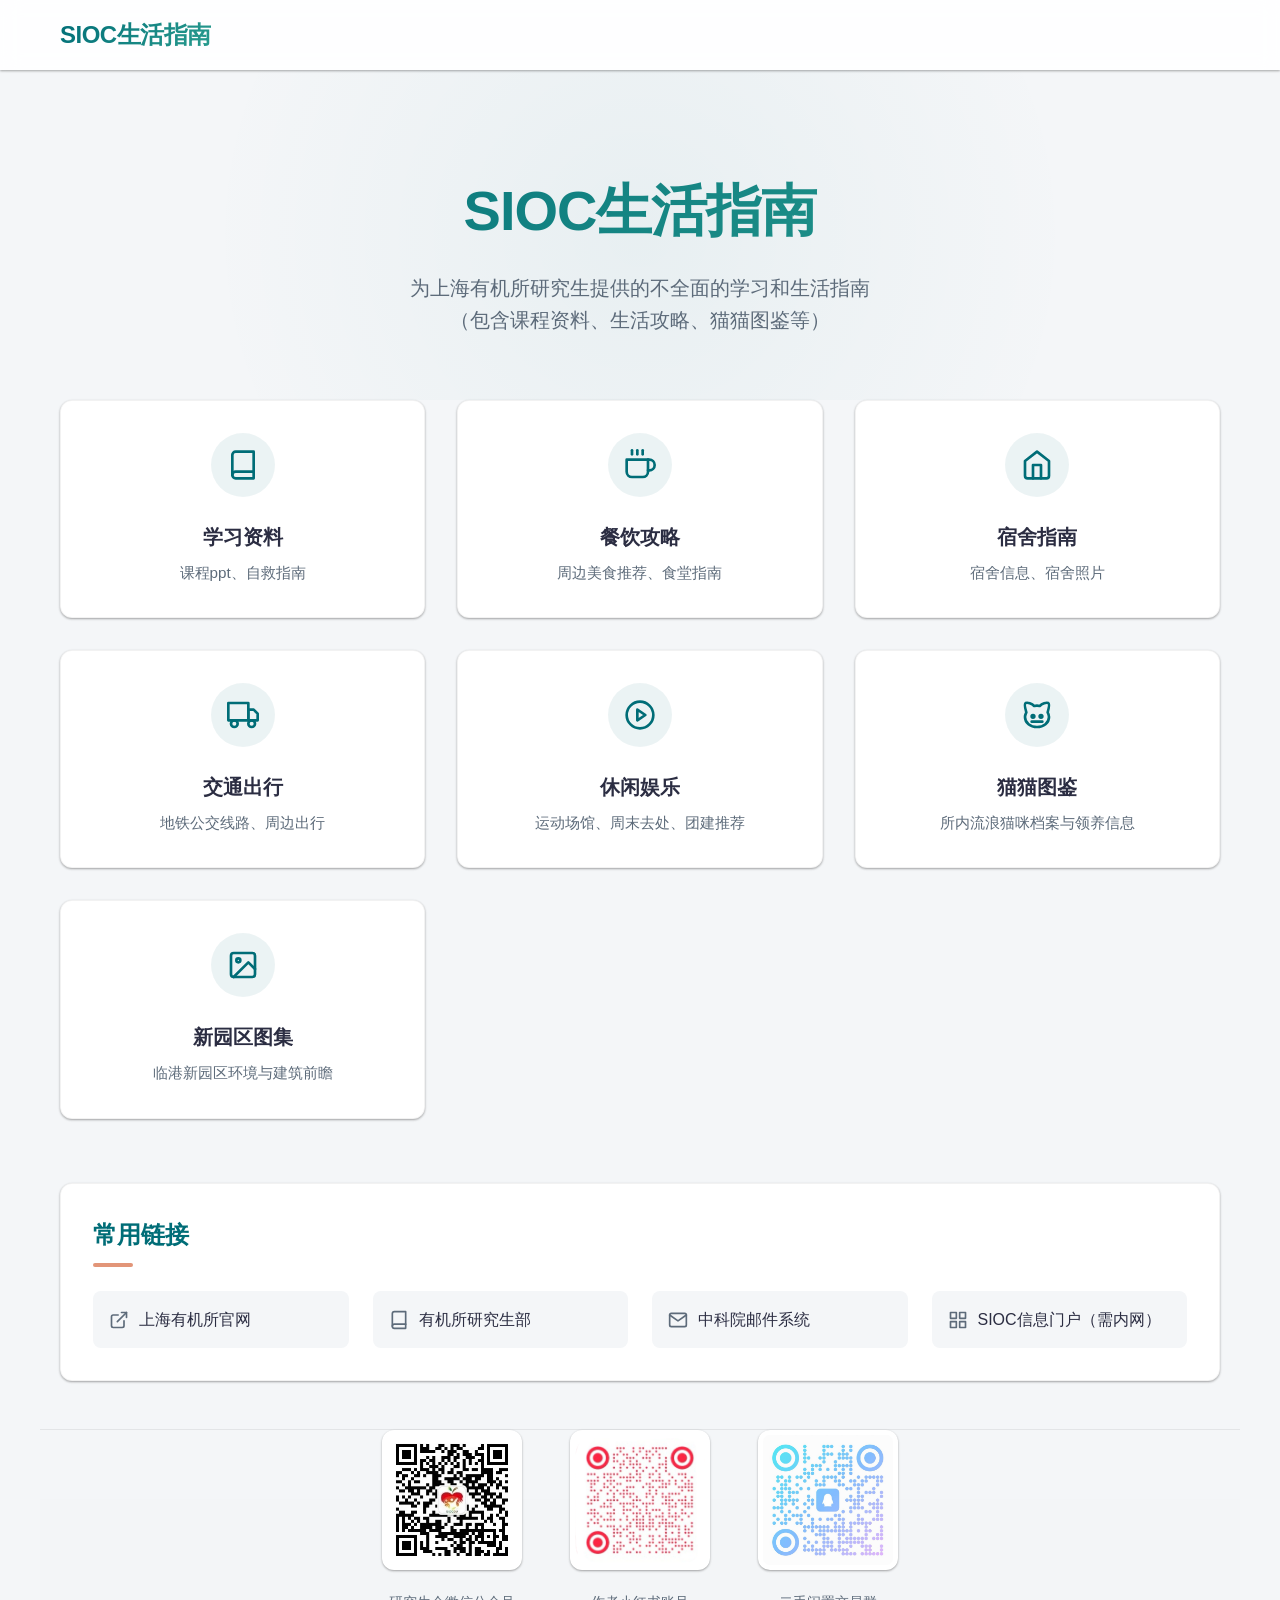
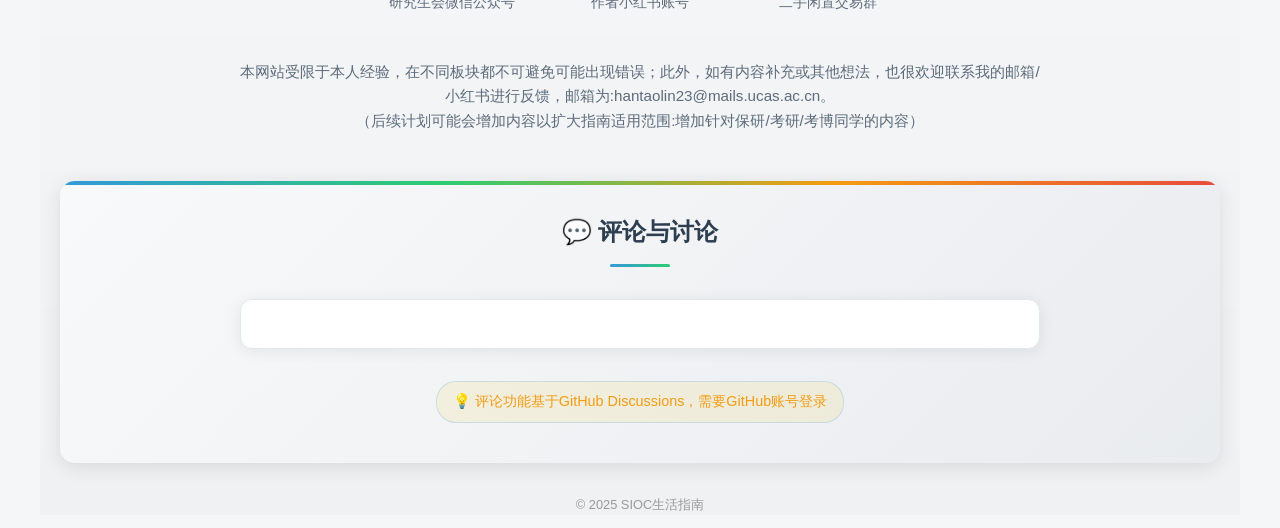
<file: index.html>
<!DOCTYPE html>
<html lang="zh-CN">
<head>
    <meta charset="UTF-8">
    <meta name="viewport" content="width=device-width, initial-scale=1.0">
    <title>SIOC生活指南</title>
    <link rel="stylesheet" href="assets/css/common.css">
    <link rel="stylesheet" href="assets/css/index.css">
    <link rel="stylesheet" href="assets/css/comments.css">
</head>
<body>
    <header>
        <div class="header-content">
            <h1>SIOC生活指南</h1>
            <!-- Optional: Add navigation links here if needed -->
            <nav></nav>
        </div>
    </header>

    <main class="container">
        <!-- Hero Section -->
        <section class="hero-section fade-element">
            <div class="hero-bg"></div>
            <h1 class="hero-title">SIOC生活指南</h1>
            <p class="hero-subtitle">为上海有机所研究生提供的不全面的学习和生活指南<br>（包含课程资料、生活攻略、猫猫图鉴等）</p>
        </section>

        <!-- Nav Grid -->
        <section class="nav-grid fade-element">
            <a href="study/courses.html" class="nav-card">
                <div class="nav-icon">
                    <svg xmlns="http://www.w3.org/2000/svg" width="32" height="32" viewBox="0 0 24 24" fill="none" stroke="currentColor" stroke-width="2" stroke-linecap="round" stroke-linejoin="round"><path d="M4 19.5A2.5 2.5 0 0 1 6.5 17H20"></path><path d="M6.5 2H20v20H6.5A2.5 2.5 0 0 1 4 19.5v-15A2.5 2.5 0 0 1 6.5 2z"></path></svg>
                </div>
                <h3>学习资料</h3>
                <p>课程ppt、自救指南</p>
            </a>
            
            <a href="life/food.html" class="nav-card">
                <div class="nav-icon">
                    <svg xmlns="http://www.w3.org/2000/svg" width="32" height="32" viewBox="0 0 24 24" fill="none" stroke="currentColor" stroke-width="2" stroke-linecap="round" stroke-linejoin="round"><path d="M18 8h1a4 4 0 0 1 0 8h-1"></path><path d="M2 8h16v9a4 4 0 0 1-4 4H6a4 4 0 0 1-4-4V8z"></path><line x1="6" y1="1" x2="6" y2="4"></line><line x1="10" y1="1" x2="10" y2="4"></line><line x1="14" y1="1" x2="14" y2="4"></line></svg>
                </div>
                <h3>餐饮攻略</h3>
                <p>周边美食推荐、食堂指南</p>
            </a>

            <a href="life/accommodation.html" class="nav-card">
                <div class="nav-icon">
                    <svg xmlns="http://www.w3.org/2000/svg" width="32" height="32" viewBox="0 0 24 24" fill="none" stroke="currentColor" stroke-width="2" stroke-linecap="round" stroke-linejoin="round"><path d="M3 9l9-7 9 7v11a2 2 0 0 1-2 2H5a2 2 0 0 1-2-2z"></path><polyline points="9 22 9 12 15 12 15 22"></polyline></svg>
                </div>
                <h3>宿舍指南</h3>
                <p>宿舍信息、宿舍照片</p>
            </a>

            <a href="life/transportation.html" class="nav-card">
                <div class="nav-icon">
                    <svg xmlns="http://www.w3.org/2000/svg" width="32" height="32" viewBox="0 0 24 24" fill="none" stroke="currentColor" stroke-width="2" stroke-linecap="round" stroke-linejoin="round"><rect x="1" y="3" width="15" height="13"></rect><polygon points="16 8 20 8 23 11 23 16 16 16 16 8"></polygon><circle cx="5.5" cy="18.5" r="2.5"></circle><circle cx="18.5" cy="18.5" r="2.5"></circle></svg>
                </div>
                <h3>交通出行</h3>
                <p>地铁公交线路、周边出行</p>
            </a>

            <a href="life/entertainment.html" class="nav-card">
                <div class="nav-icon">
                    <svg xmlns="http://www.w3.org/2000/svg" width="32" height="32" viewBox="0 0 24 24" fill="none" stroke="currentColor" stroke-width="2" stroke-linecap="round" stroke-linejoin="round"><circle cx="12" cy="12" r="10"></circle><polygon points="10 8 16 12 10 16 10 8"></polygon></svg>
                </div>
                <h3>休闲娱乐</h3>
                <p>运动场馆、周末去处、团建推荐</p>
            </a>

            <a href="life/cats.html" class="nav-card">
                <div class="nav-icon">
                    <svg xmlns="http://www.w3.org/2000/svg" width="32" height="32" viewBox="0 0 24 24" fill="none" stroke="currentColor" stroke-width="2" stroke-linecap="round" stroke-linejoin="round"><path d="M12 5c.67 0 1.35.09 2 .26 1.78-2 5.03-2.84 6.42-2.26 1.4.58-.42 7-.42 7 .57 1.07 1 2.24 1 3.44C21 17.9 16.97 21 12 21s-9-3.1-9-7.56c0-1.25.5-2.4 1-3.44 0 0-1.89-6.42-.5-7 1.39-.58 4.67.26 6.43 2.26.64-.17 1.33-.26 2-.26z"></path><circle cx="9" cy="13" r="1"></circle><circle cx="15" cy="13" r="1"></circle><path d="M8 17h8"></path></svg>
                </div>
                <h3>猫猫图鉴</h3>
                <p>所内流浪猫咪档案与领养信息</p>
            </a>

            <a href="life/lingang.html" class="nav-card">
                <div class="nav-icon">
                    <svg xmlns="http://www.w3.org/2000/svg" width="32" height="32" viewBox="0 0 24 24" fill="none" stroke="currentColor" stroke-width="2" stroke-linecap="round" stroke-linejoin="round"><rect x="3" y="3" width="18" height="18" rx="2" ry="2"></rect><circle cx="8.5" cy="8.5" r="1.5"></circle><polyline points="21 15 16 10 5 21"></polyline></svg>
                </div>
                <h3>新园区图集</h3>
                <p>临港新园区环境与建筑前瞻</p>
            </a>
        </section>

        <!-- Quick Links -->
        <section class="quick-links fade-element">
            <h2 class="section-title">常用链接</h2>
            <div class="links-grid">
                <a href="http://www.sioc.cas.cn/" target="_blank" class="link-item">
                    <svg xmlns="http://www.w3.org/2000/svg" width="20" height="20" viewBox="0 0 24 24" fill="none" stroke="currentColor" stroke-width="2" stroke-linecap="round" stroke-linejoin="round"><path d="M18 13v6a2 2 0 0 1-2 2H5a2 2 0 0 1-2-2V8a2 2 0 0 1 2-2h6"></path><polyline points="15 3 21 3 21 9"></polyline><line x1="10" y1="14" x2="21" y2="3"></line></svg>
                    上海有机所官网
                </a>
                <a href="https://sioc.cas.cn/yjsb/" target="_blank" class="link-item">
                    <svg xmlns="http://www.w3.org/2000/svg" width="20" height="20" viewBox="0 0 24 24" fill="none" stroke="currentColor" stroke-width="2" stroke-linecap="round" stroke-linejoin="round"><path d="M4 19.5A2.5 2.5 0 0 1 6.5 17H20"></path><path d="M6.5 2H20v20H6.5A2.5 2.5 0 0 1 4 19.5v-15A2.5 2.5 0 0 1 6.5 2z"></path></svg>
                    有机所研究生部
                </a>
                <a href="https://mail.cstnet.cn/" target="_blank" class="link-item">
                    <svg xmlns="http://www.w3.org/2000/svg" width="20" height="20" viewBox="0 0 24 24" fill="none" stroke="currentColor" stroke-width="2" stroke-linecap="round" stroke-linejoin="round"><path d="M4 4h16c1.1 0 2 .9 2 2v12c0 1.1-.9 2-2 2H4c-1.1 0-2-.9-2-2V6c0-1.1.9-2 2-2z"></path><polyline points="22,6 12,13 2,6"></polyline></svg>
                    中科院邮件系统
                </a>
                <a href="http://eip.sioc.ac.cn/wps/portal/!ut/p/z0/04_Sj9CPykssy0xPLMnMz0vMAfIj8nKt8jNTrMoLivV88tMz8_QLsh0VAZSk7Xs!/" target="_blank" class="link-item">
                    <svg xmlns="http://www.w3.org/2000/svg" width="20" height="20" viewBox="0 0 24 24" fill="none" stroke="currentColor" stroke-width="2" stroke-linecap="round" stroke-linejoin="round"><rect x="3" y="3" width="7" height="7"></rect><rect x="14" y="3" width="7" height="7"></rect><rect x="14" y="14" width="7" height="7"></rect><rect x="3" y="14" width="7" height="7"></rect></svg>
                    SIOC信息门户（需内网）
                </a>
            </div>
        </section>
    </main>

    <footer class="container">
        <div class="qr-section fade-element">
            <div class="qr-item">
                <img src="assets/images/contact/sioc-yjsh.jpg" alt="研究生会微信公众号二维码" class="qr-img">
                <p class="qr-desc">研究生会微信公众号</p>
            </div>
            <div class="qr-item">
                <img src="assets/images/contact/xhs2.png" alt="小红书二维码" class="qr-img">
                <p class="qr-desc">作者小红书账号</p>
            </div>
            <div class="qr-item">
                <img src="assets/images/contact/二手群二维码.jpg" alt="上海有机所二手闲置交易群二维码" class="qr-img">
                <p class="qr-desc">二手闲置交易群</p>
            </div>
        </div>

        <div class="footer-content fade-element">
            <p>
                本网站受限于本人经验，在不同板块都不可避免可能出现错误；此外，如有内容补充或其他想法，也很欢迎联系我的邮箱/小红书进行反馈，邮箱为:hantaolin23@mails.ucas.ac.cn。<br>
                （后续计划可能会增加内容以扩大指南适用范围:增加针对保研/考研/考博同学的内容）
            </p>
        </div>
        
        <!-- Giscus Comments -->
        <section class="comments-section fade-element" style="margin-top: 3rem;">
            <div class="comments-container">
                <h3 class="comments-title">💬 评论与讨论</h3>
                <div id="giscus-container">
                    <script src="https://giscus.app/client.js"
                            data-repo="jiaodu1307/sioc-life"
                            data-repo-id="R_kgDOOV7PfQ"
                            data-category="General"
                            data-category-id="DIC_kwDOOV7Pfc4CxHjU"
                            data-mapping="pathname"
                            data-strict="0"
                            data-reactions-enabled="1"
                            data-emit-metadata="0"
                            data-input-position="bottom"
                            data-theme="preferred_color_scheme"
                            data-lang="zh-CN"
                            crossorigin="anonymous"
                            async>
                    </script>
                </div>
                <div class="comments-info">
                    <p>💡 评论功能基于GitHub Discussions，需要GitHub账号登录</p>
                </div>
            </div>
        </section>
        
        <p style="margin-top: 2rem; font-size: 0.8rem; color: #999;">© 2025 SIOC生活指南</p>
    </footer>

    <button id="backToTopBtn" title="回到顶部">↑</button>
    <script src="assets/js/common.js"></script>
</body>
</html>
</file>
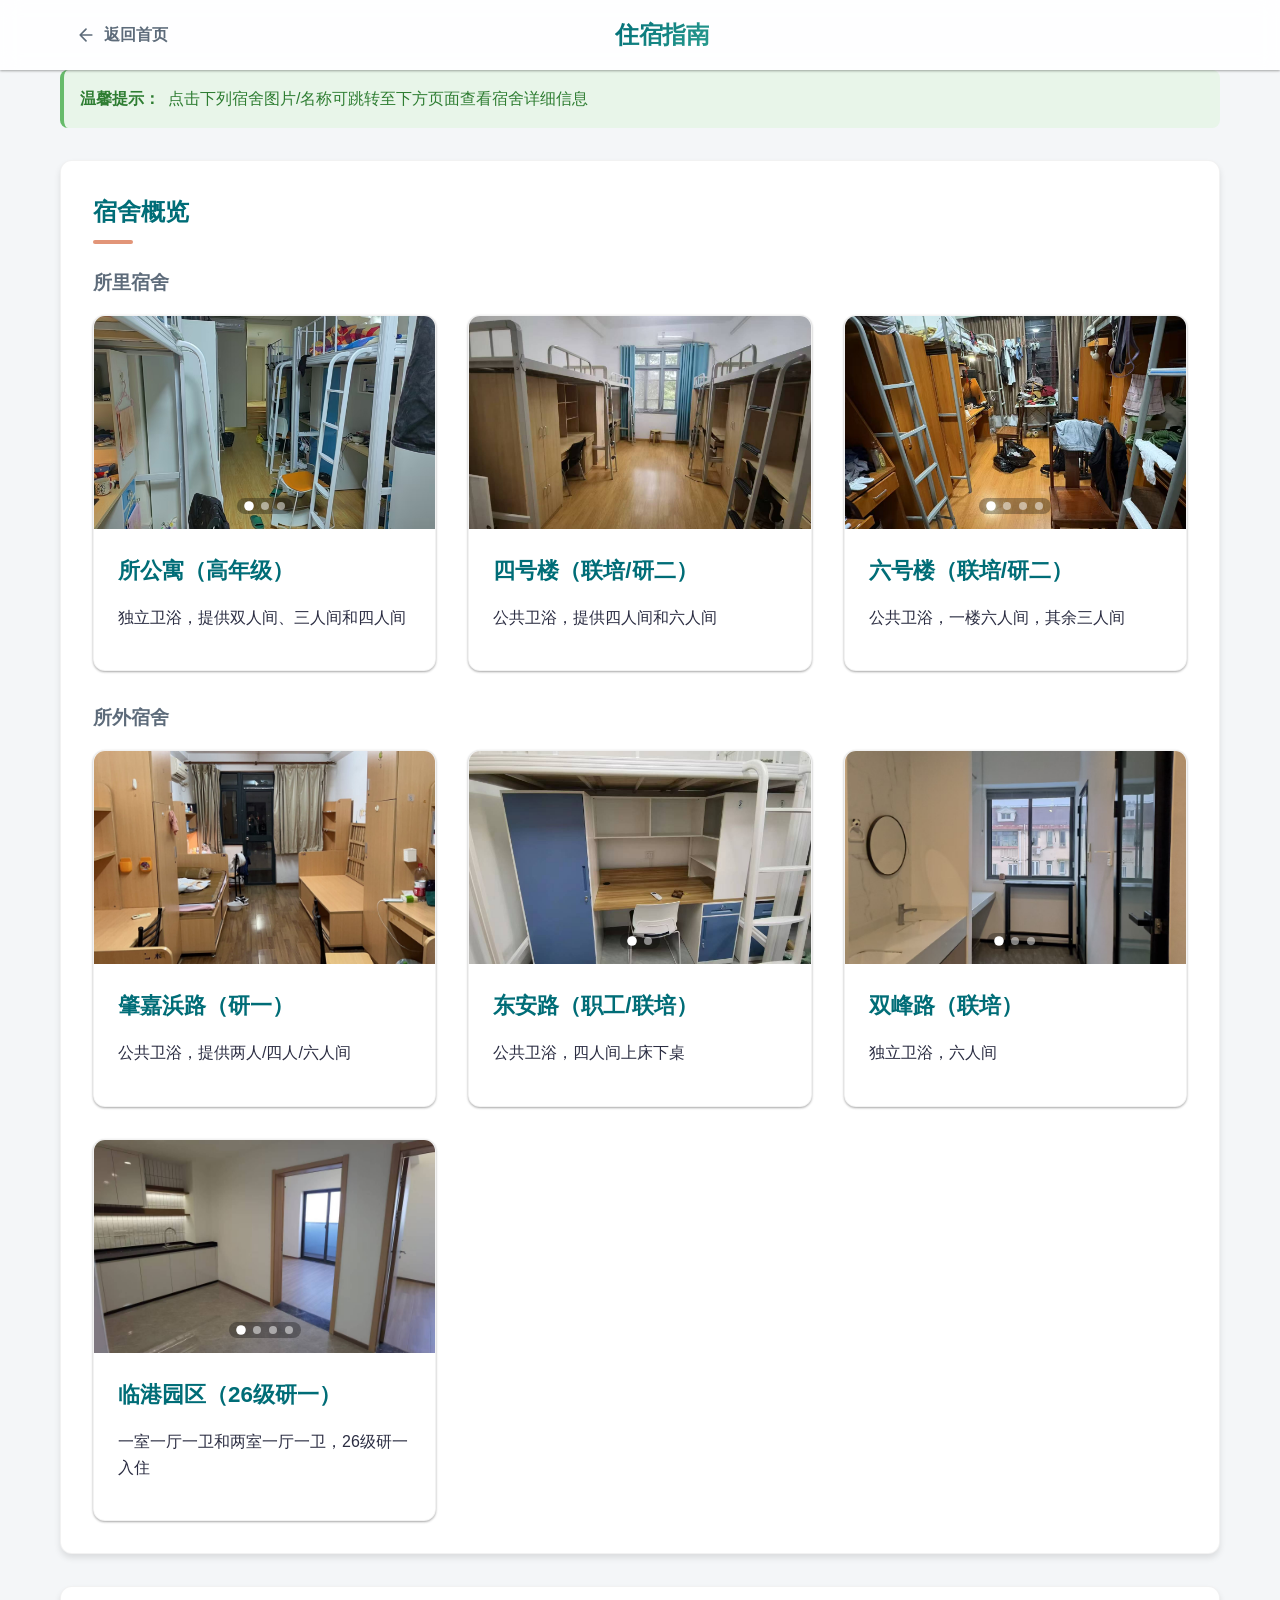
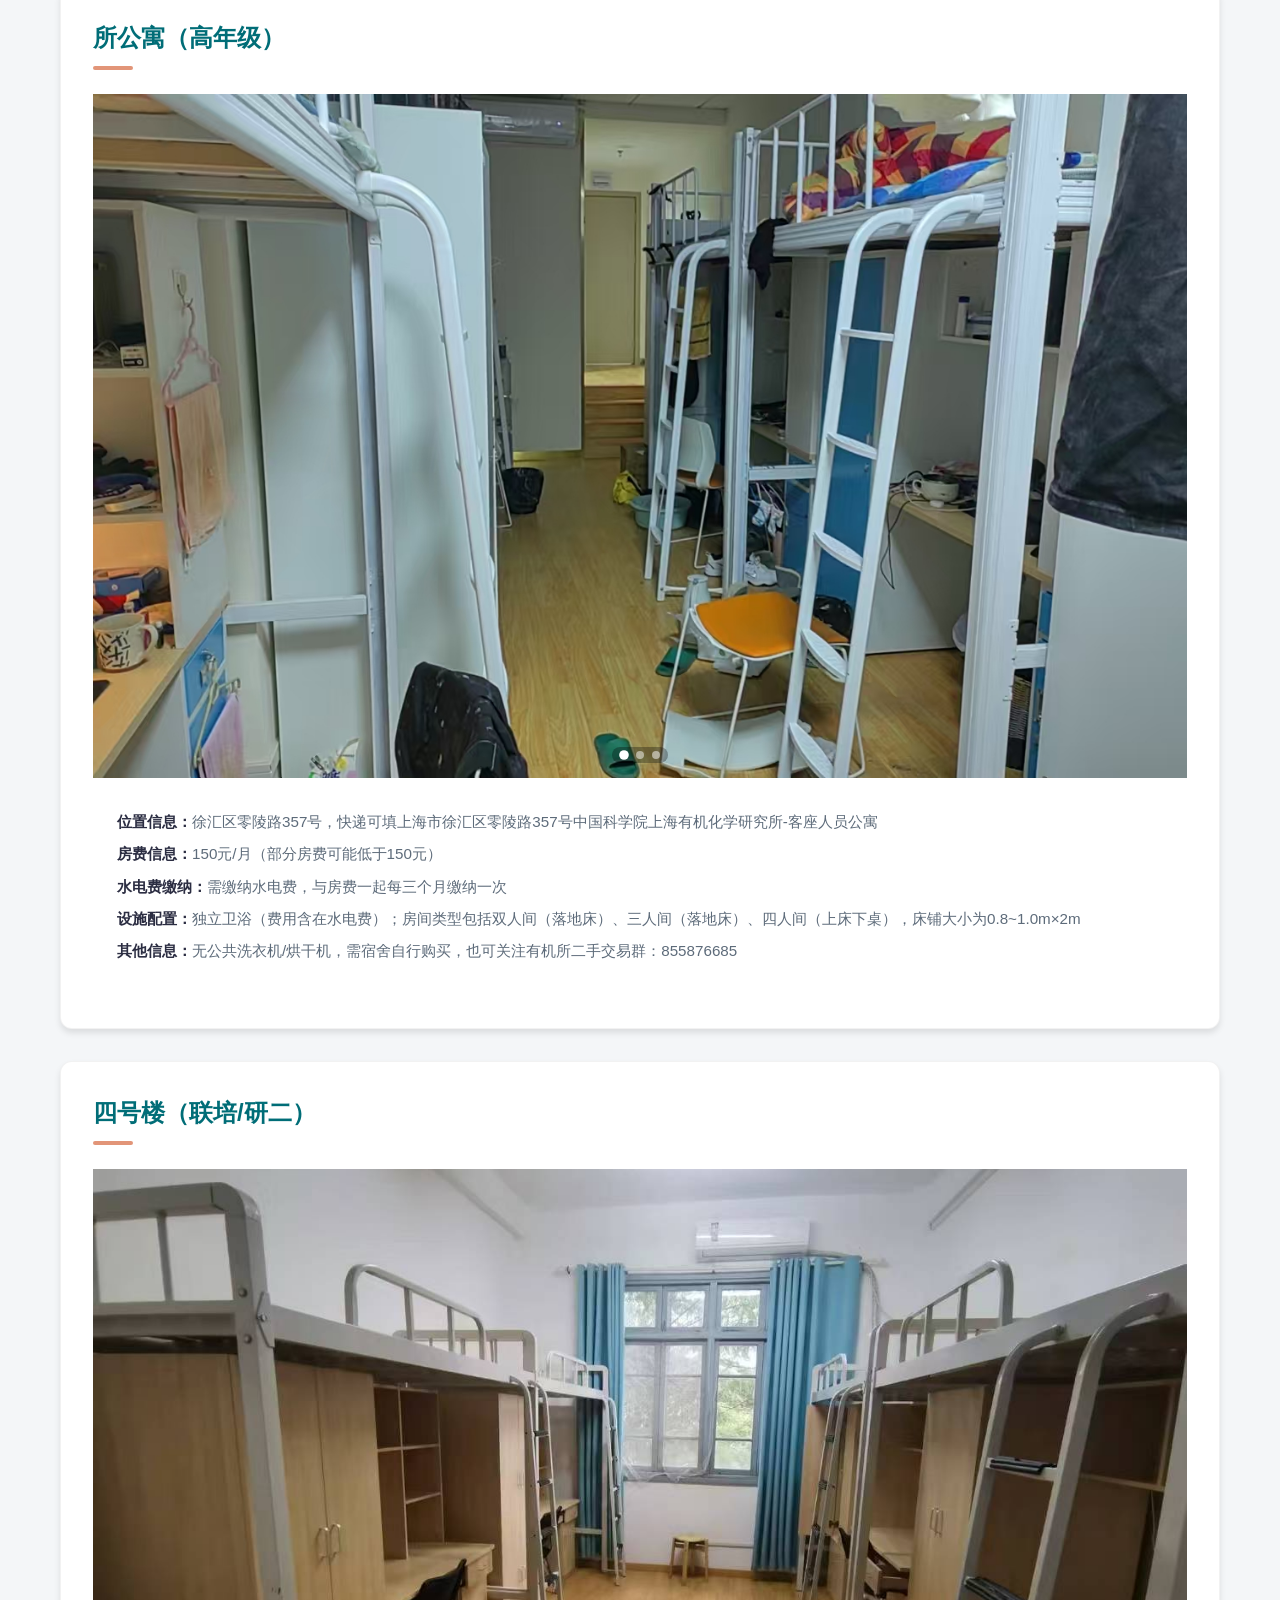
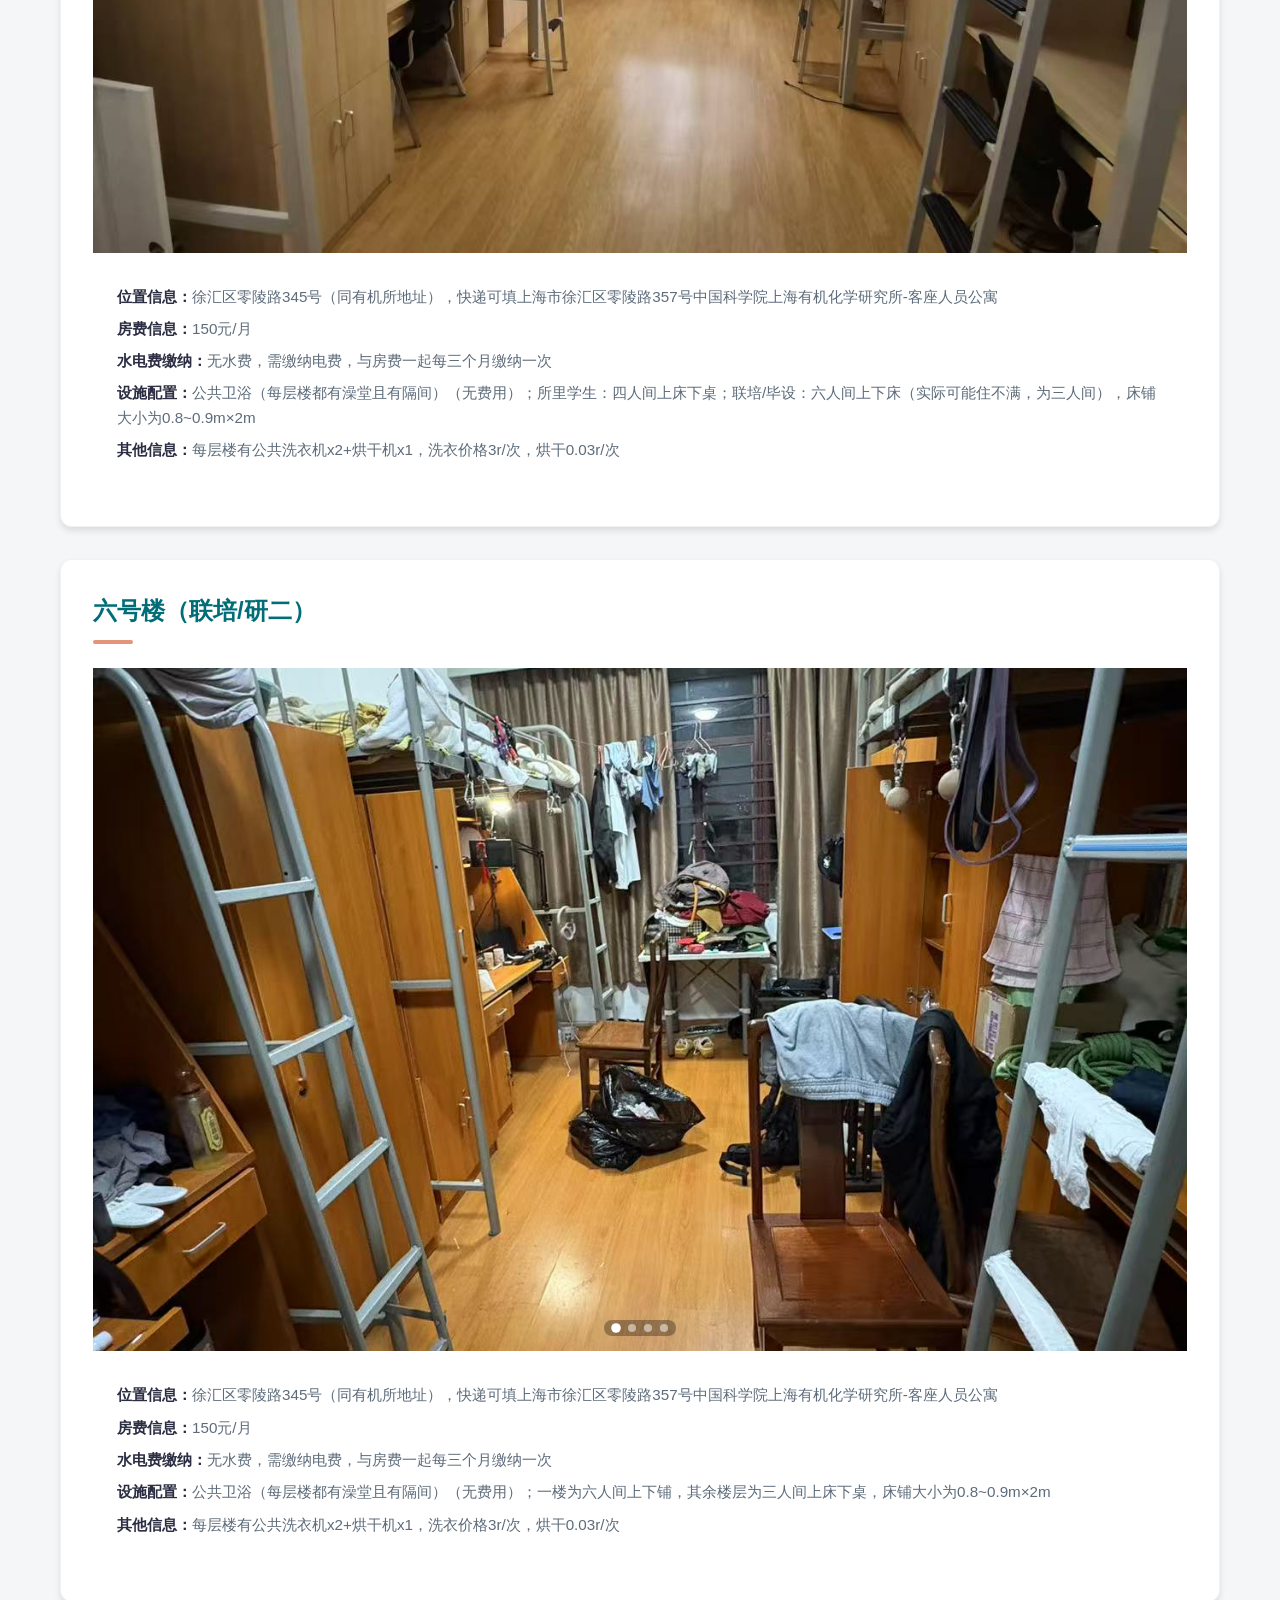
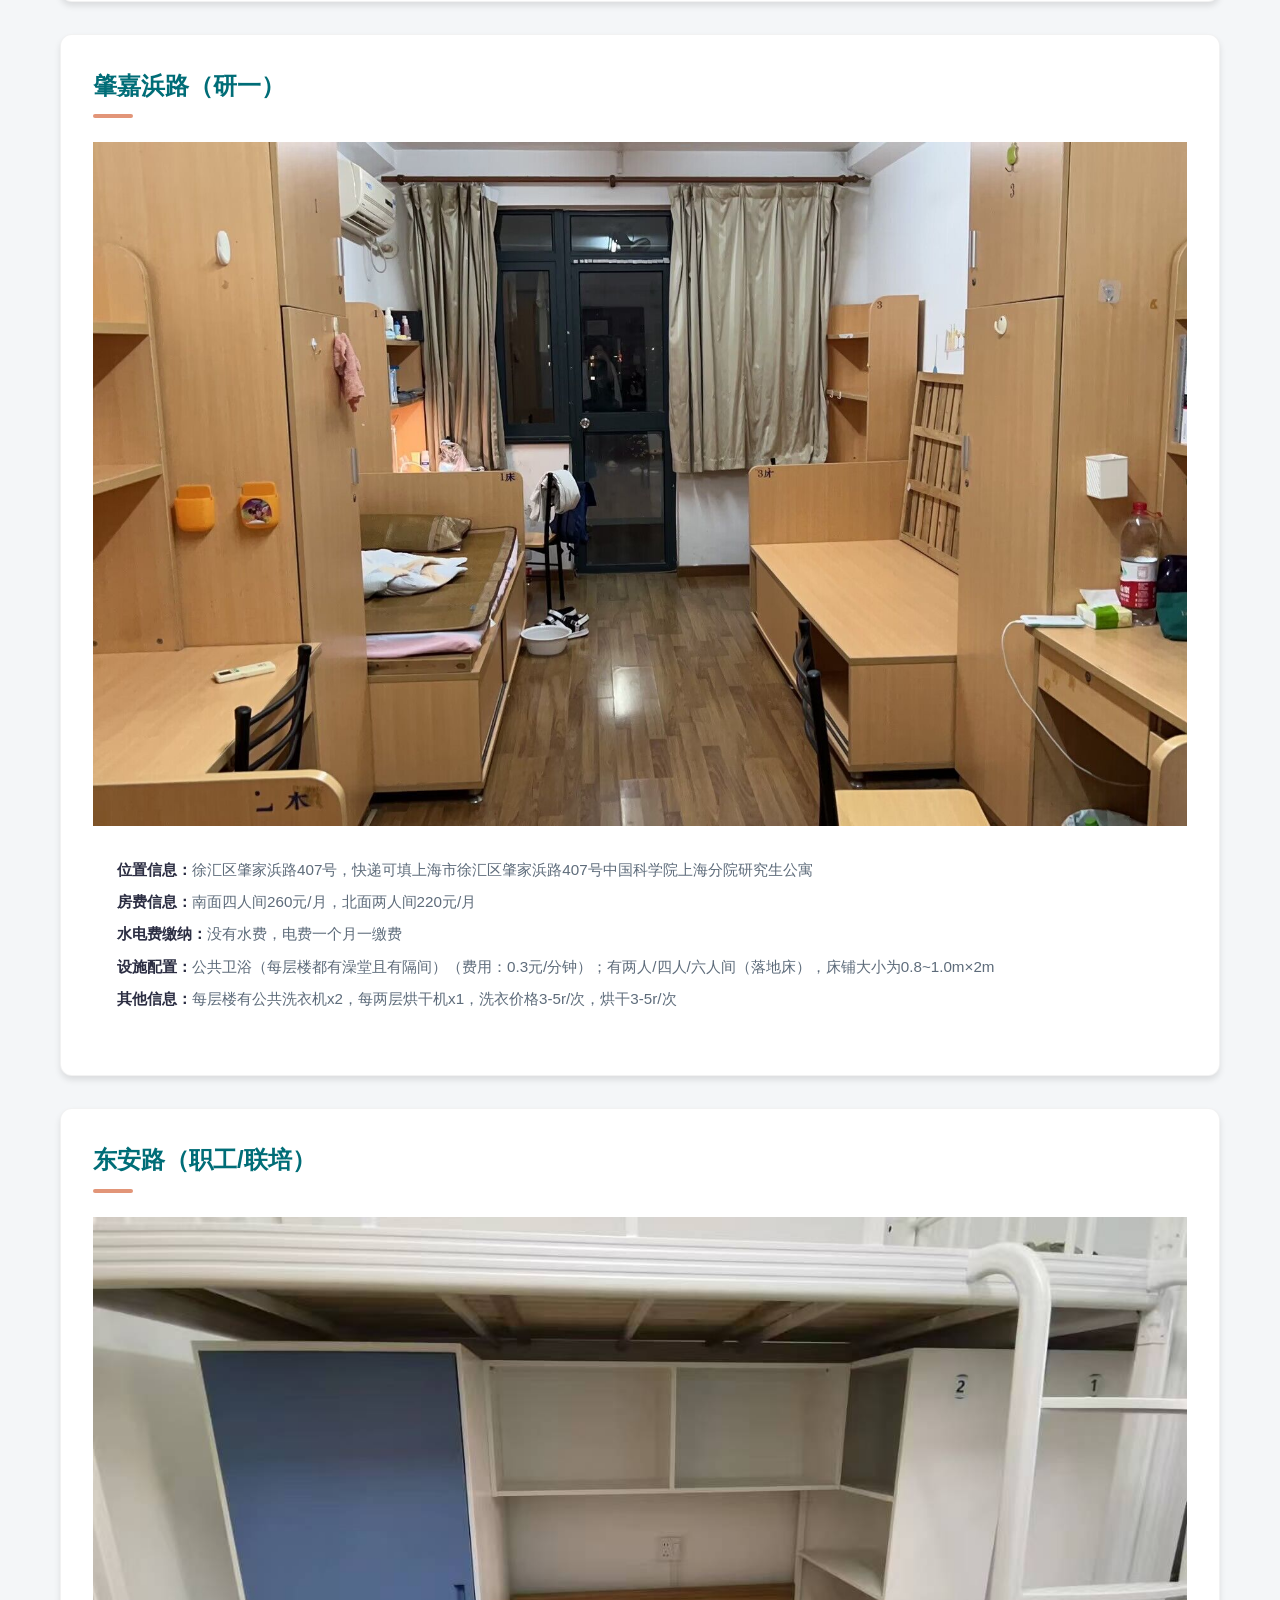
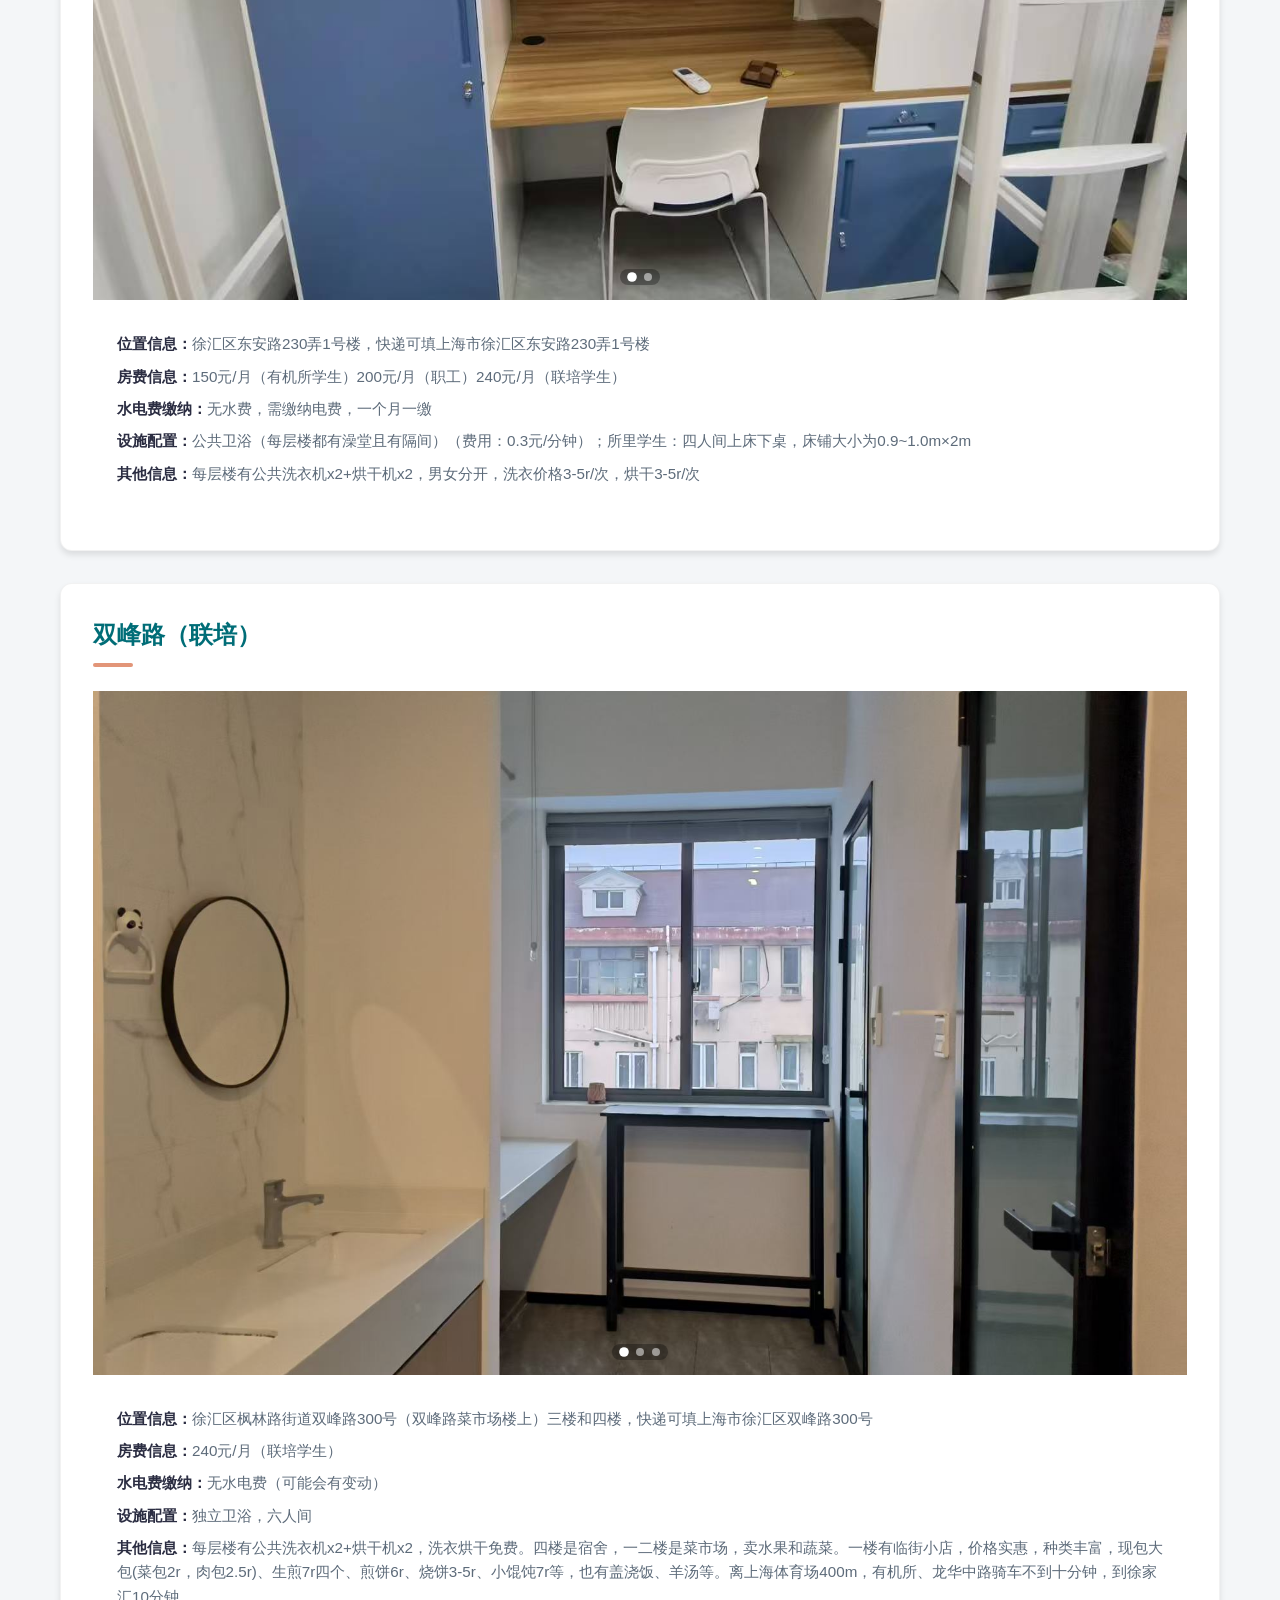
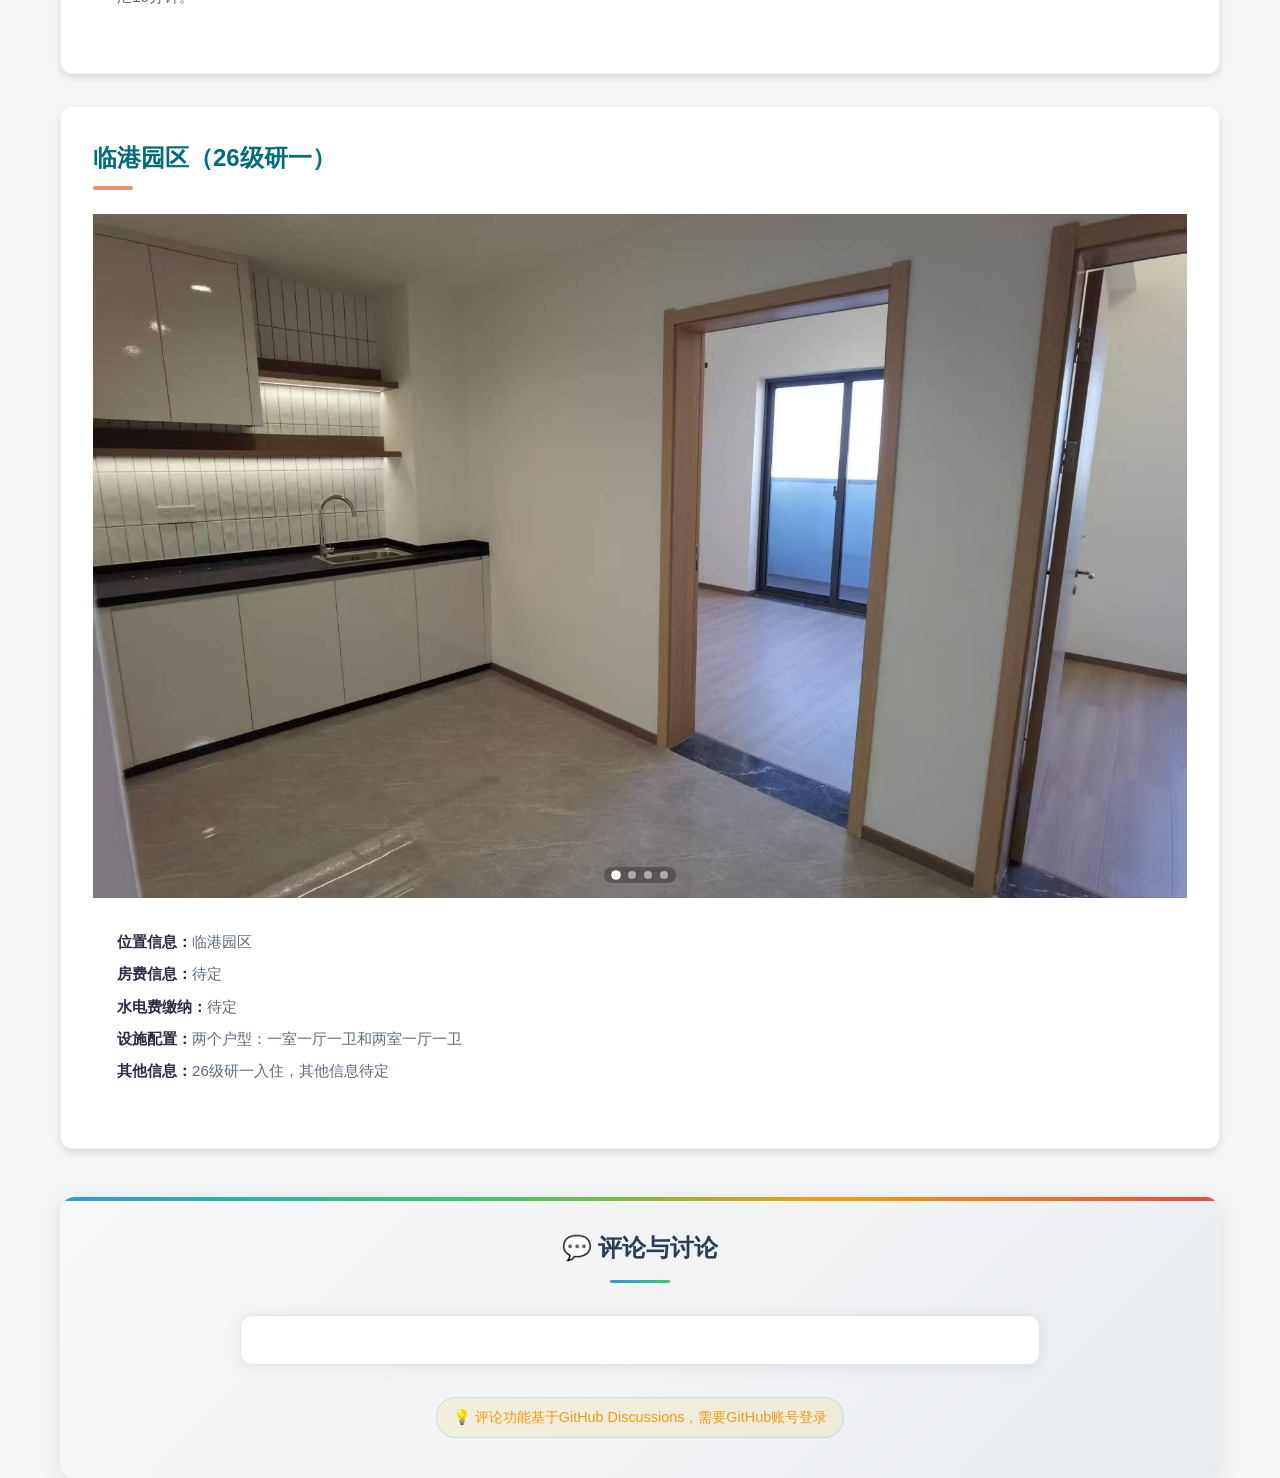
<file: life/accommodation.html>
<!DOCTYPE html>
<html lang="zh-CN">
<head>
    <meta charset="UTF-8">
    <meta name="viewport" content="width=device-width, initial-scale=1.0">
    <title>住宿指南 - SIOC生活指南</title>
    <link rel="stylesheet" href="../assets/css/common.css">
    <link rel="stylesheet" href="../assets/css/accommodation.css">
    <link rel="stylesheet" href="../assets/css/comments.css">
</head>
<body>
    <header>
        <div class="header-content">
            <a href="../index.html" class="back-link">
                <svg width="20" height="20" viewBox="0 0 24 24" fill="none" stroke="currentColor" stroke-width="2" stroke-linecap="round" stroke-linejoin="round" style="margin-right: 8px;"><path d="M19 12H5M12 19l-7-7 7-7"/></svg>
                返回首页
            </a>
            <h1>住宿指南</h1>
            <div style="width: 80px;"></div>
        </div>
    </header>

    <main class="container">
        <div class="tips fade-element">
            <strong>温馨提示：</strong>点击下列宿舍图片/名称可跳转至下方页面查看宿舍详细信息
        </div>
        <section class="accommodation-section fade-element">
            <h2 class="section-title">宿舍概览</h2>
            
            <div style="margin-bottom: 2rem;">
                <h3 style="font-size: 1.2rem; margin-bottom: 1rem; color: var(--text-light);">所里宿舍</h3>
                <div id="inside-grid" class="dorm-grid">
                    <!-- Loaded by JS -->
                    <div style="grid-column: 1/-1; text-align: center;">加载中...</div>
                </div>
            </div>
            
            <div>
                <h3 style="font-size: 1.2rem; margin-bottom: 1rem; color: var(--text-light);">所外宿舍</h3>
                <div id="outside-grid" class="dorm-grid">
                    <!-- Loaded by JS -->
                    <div style="grid-column: 1/-1; text-align: center;">加载中...</div>
                </div>
            </div>
        </section>

        <!-- Detailed sections will be inserted here by JS -->

        <!-- 评论与讨论区域 -->
        <section class="comments-section fade-element">
            <div class="comments-container">
                <h3 class="comments-title">💬 评论与讨论</h3>
                <div id="giscus-container">
                    <script src="https://giscus.app/client.js"
                            data-repo="jiaodu1307/sioc-life"
                            data-repo-id="R_kgDOOV7PfQ"
                            data-category="General"
                            data-category-id="DIC_kwDOOV7Pfc4CxHjU"
                            data-mapping="pathname"
                            data-strict="0"
                            data-reactions-enabled="1"
                            data-emit-metadata="0"
                            data-input-position="bottom"
                            data-theme="preferred_color_scheme"
                            data-lang="zh-CN"
                            crossorigin="anonymous"
                            async>
                    </script>
                </div>
                <div class="comments-info">
                    <p>💡 评论功能基于GitHub Discussions，需要GitHub账号登录</p>
                </div>
            </div>
        </section>
    </main>
    
    <button id="backToTopBtn" title="回到顶部">↑</button>
    <script src="../assets/js/common.js"></script>
    <script src="../assets/js/accommodation.js"></script>
</body>
</html>
</file>
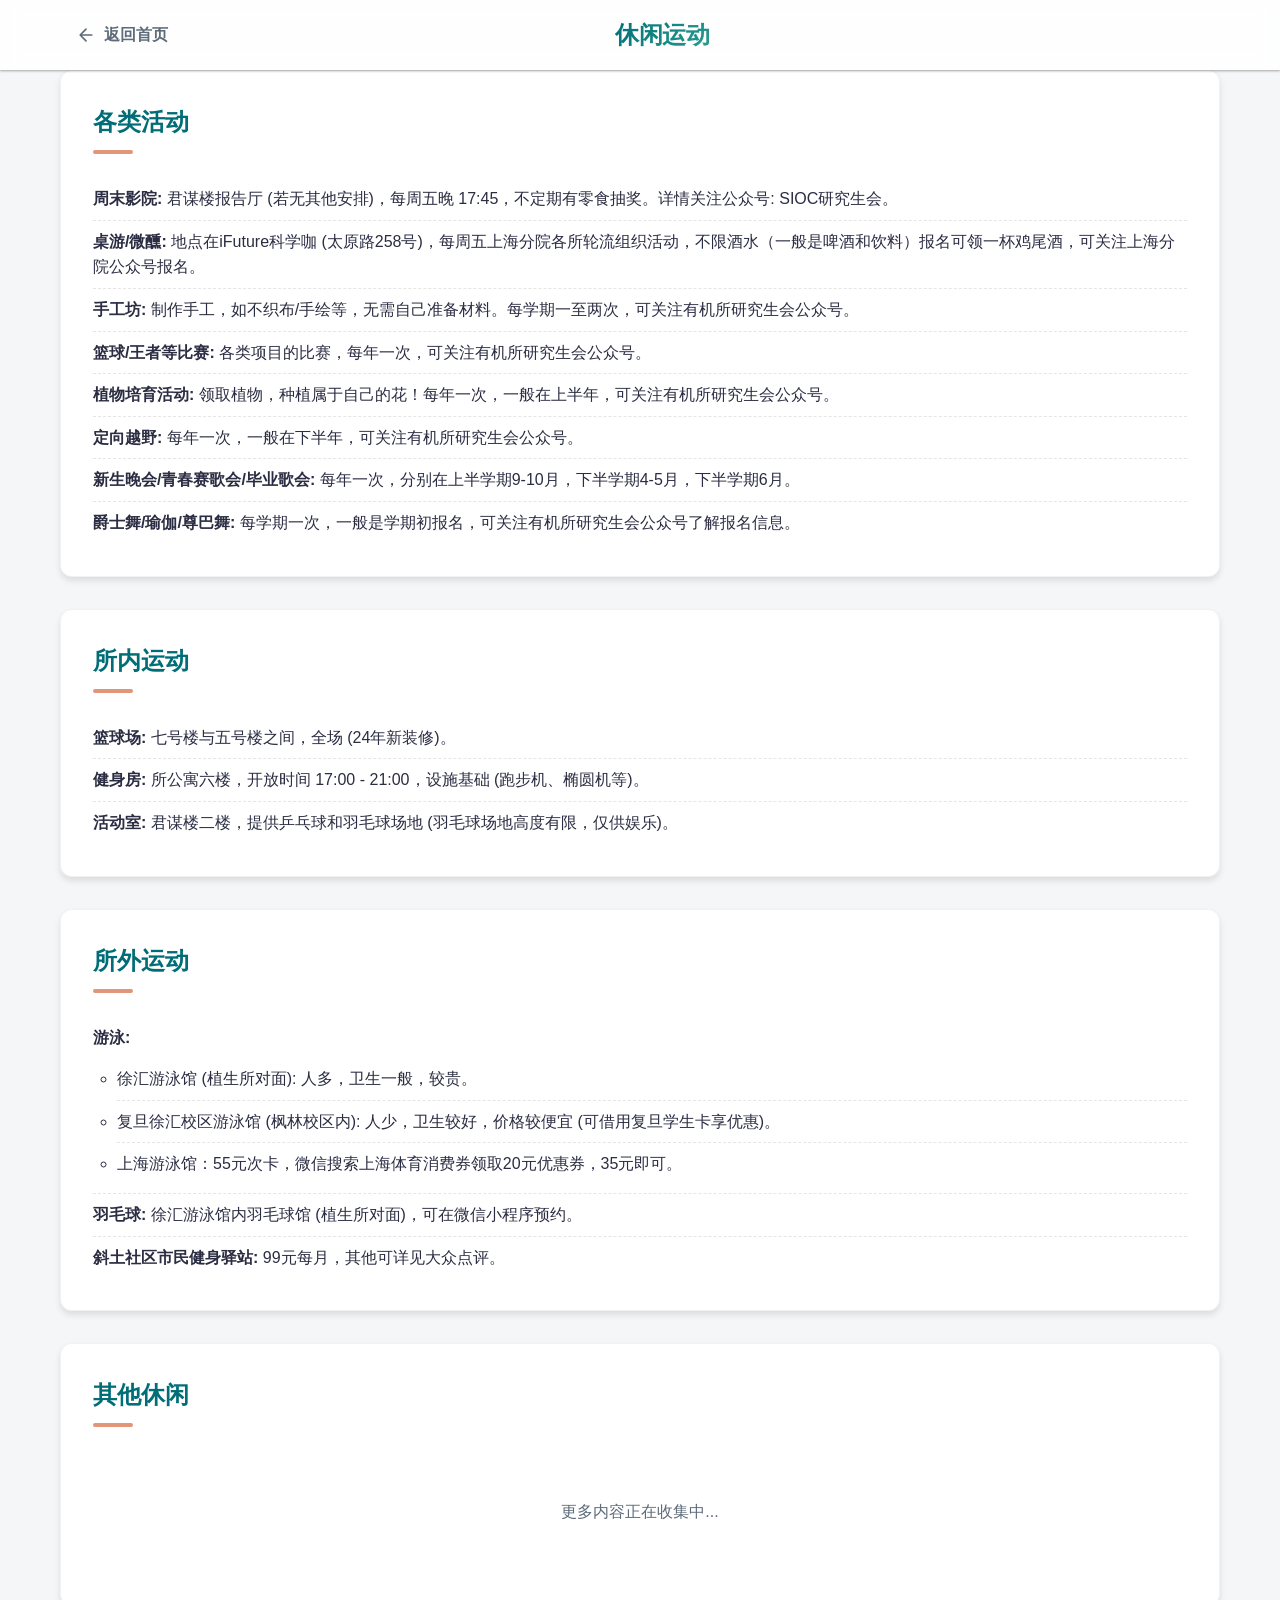
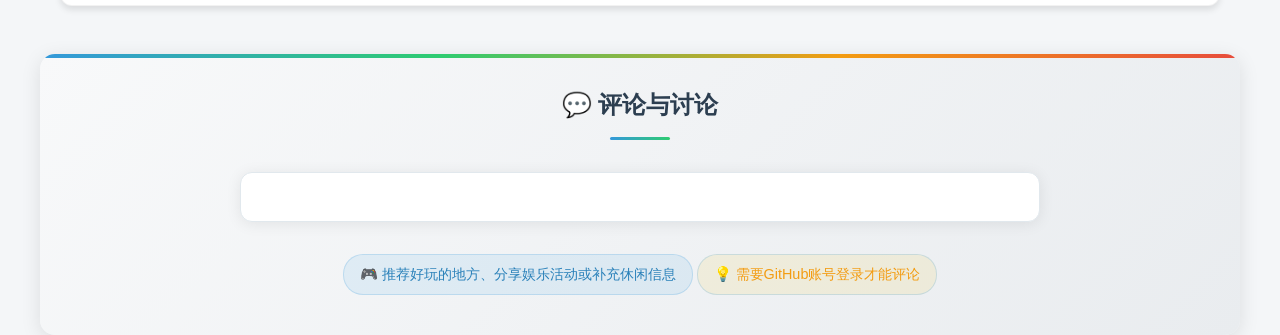
<file: life/entertainment.html>
<!DOCTYPE html>
<html lang="zh-CN">
<head>
    <meta charset="UTF-8">
    <meta name="viewport" content="width=device-width, initial-scale=1.0">
    <title>休闲运动 - SIOC生活指南</title>
    <link rel="stylesheet" href="../assets/css/common.css">
    <link rel="stylesheet" href="../assets/css/comments.css">
</head>
<body>
    <header>
        <div class="header-content">
            <a href="../index.html" class="back-link">
                <svg width="20" height="20" viewBox="0 0 24 24" fill="none" stroke="currentColor" stroke-width="2" stroke-linecap="round" stroke-linejoin="round" style="margin-right: 8px;"><path d="M19 12H5M12 19l-7-7 7-7"/></svg>
                返回首页
            </a>
            <h1>休闲运动</h1>
            <div style="width: 80px;"></div>
        </div>
    </header>

    <main class="container">
        <div class="section-card fade-element">
            <h2 class="section-title">各类活动</h2>
            <ul class="section-list">
                <li><strong>周末影院:</strong> 君谋楼报告厅 (若无其他安排)，每周五晚 17:45，不定期有零食抽奖。详情关注公众号: SIOC研究生会。</li>
                <li><strong>桌游/微醺:</strong> 地点在iFuture科学咖 (太原路258号)，每周五上海分院各所轮流组织活动，不限酒水（一般是啤酒和饮料）报名可领一杯鸡尾酒，可关注上海分院公众号报名。</li>
                <li><strong>手工坊:</strong> 制作手工，如不织布/手绘等，无需自己准备材料。每学期一至两次，可关注有机所研究生会公众号。</li>
                <li><strong>篮球/王者等比赛:</strong> 各类项目的比赛，每年一次，可关注有机所研究生会公众号。</li>
                <li><strong>植物培育活动:</strong> 领取植物，种植属于自己的花！每年一次，一般在上半年，可关注有机所研究生会公众号。</li>
                <li><strong>定向越野:</strong> 每年一次，一般在下半年，可关注有机所研究生会公众号。</li>
                <li><strong>新生晚会/青春赛歌会/毕业歌会:</strong> 每年一次，分别在上半学期9-10月，下半学期4-5月，下半学期6月。</li>
                <li><strong>爵士舞/瑜伽/尊巴舞:</strong> 每学期一次，一般是学期初报名，可关注有机所研究生会公众号了解报名信息。</li>
            </ul>
        </div>

        <div class="section-card fade-element">
            <h2 class="section-title">所内运动</h2>
            <ul class="section-list">
                <li><strong>篮球场:</strong> 七号楼与五号楼之间，全场 (24年新装修)。</li>
                <li><strong>健身房:</strong> 所公寓六楼，开放时间 17:00 - 21:00，设施基础 (跑步机、椭圆机等)。</li>
                <li><strong>活动室:</strong> 君谋楼二楼，提供乒乓球和羽毛球场地 (羽毛球场地高度有限，仅供娱乐)。</li>
            </ul>
        </div>

        <div class="section-card fade-element">
            <h2 class="section-title">所外运动</h2>
            <ul class="section-list">
                <li><strong>游泳:</strong>
                    <ul style="margin-top: 0.5rem; padding-left: 1.5rem; list-style-type: circle;">
                        <li>徐汇游泳馆 (植生所对面): 人多，卫生一般，较贵。</li>
                        <li>复旦徐汇校区游泳馆 (枫林校区内): 人少，卫生较好，价格较便宜 (可借用复旦学生卡享优惠)。</li>
                        <li>上海游泳馆：55元次卡，微信搜索上海体育消费券领取20元优惠券，35元即可。</li>
                    </ul>
                </li>
                <li><strong>羽毛球:</strong> 徐汇游泳馆内羽毛球馆 (植生所对面)，可在微信小程序预约。</li>
                <li><strong>斜土社区市民健身驿站:</strong> 99元每月，其他可详见大众点评。</li>
            </ul>
        </div>

        <!-- 保留空位以便添加更多板块 -->
        <div class="section-card fade-element">
            <h2 class="section-title">其他休闲</h2>
             <div style="text-align: center; padding: 2rem; color: var(--text-light);">
                <p>更多内容正在收集中...</p>
            </div>
        </div>
    </main>

    <!-- 评论与讨论区域 -->
    <section class="comments-section container fade-element">
        <div class="comments-container">
            <h3 class="comments-title">💬 评论与讨论</h3>
            <div id="giscus-container">
                <script src="https://giscus.app/client.js"
                        data-repo="jiaodu1307/sioc-life"
                        data-repo-id="R_kgDOOV7PfQ"
                        data-category="General"
                        data-category-id="DIC_kwDOOV7Pfc4CxHjU"
                        data-mapping="pathname"
                        data-strict="0"
                        data-reactions-enabled="1"
                        data-emit-metadata="0"
                        data-input-position="bottom"
                        data-theme="preferred_color_scheme"
                        data-lang="zh-CN"
                        crossorigin="anonymous"
                        async>
                </script>
            </div>
            <div class="comments-info">
                <p>🎮 推荐好玩的地方、分享娱乐活动或补充休闲信息</p>
                <p>💡 需要GitHub账号登录才能评论</p>
            </div>
        </div>
    </section>

    <button id="backToTopBtn" title="回到顶部">↑</button>

    <script src="../assets/js/common.js"></script>
</body>
</html>
</file>
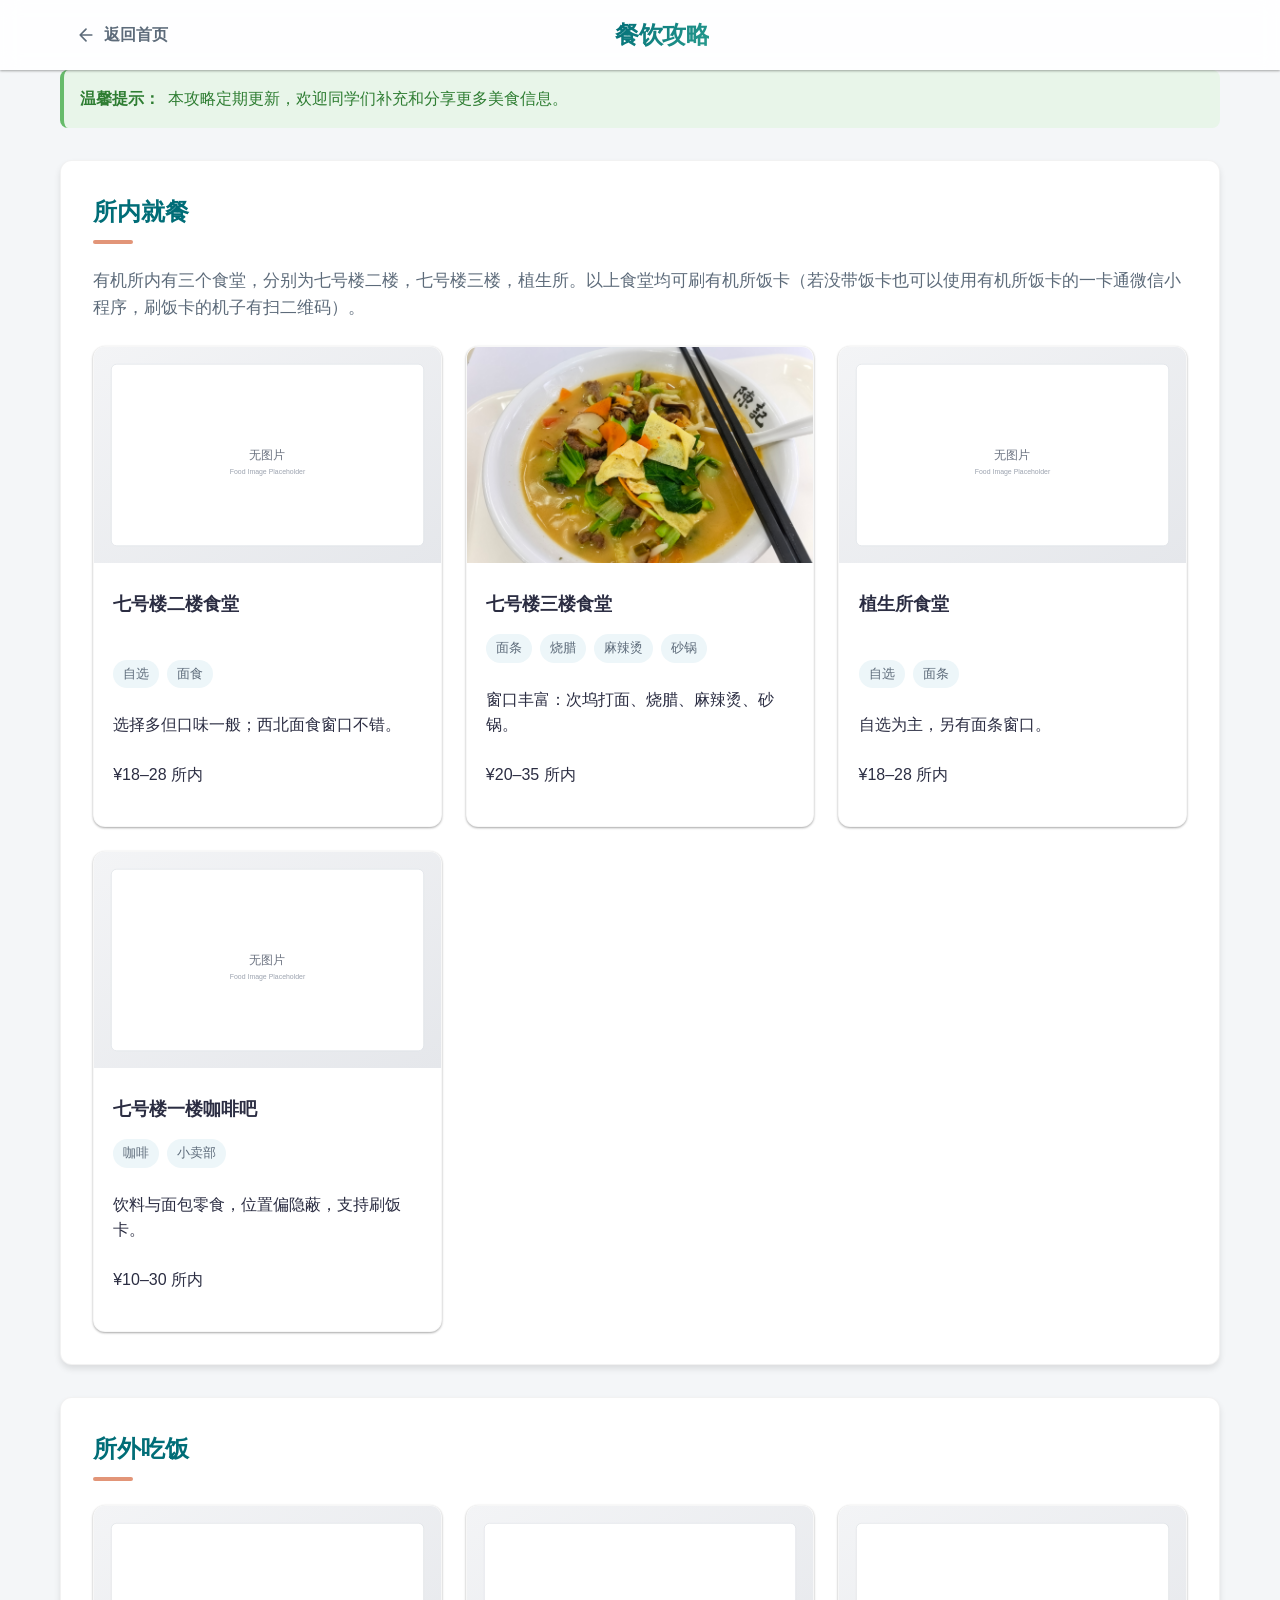
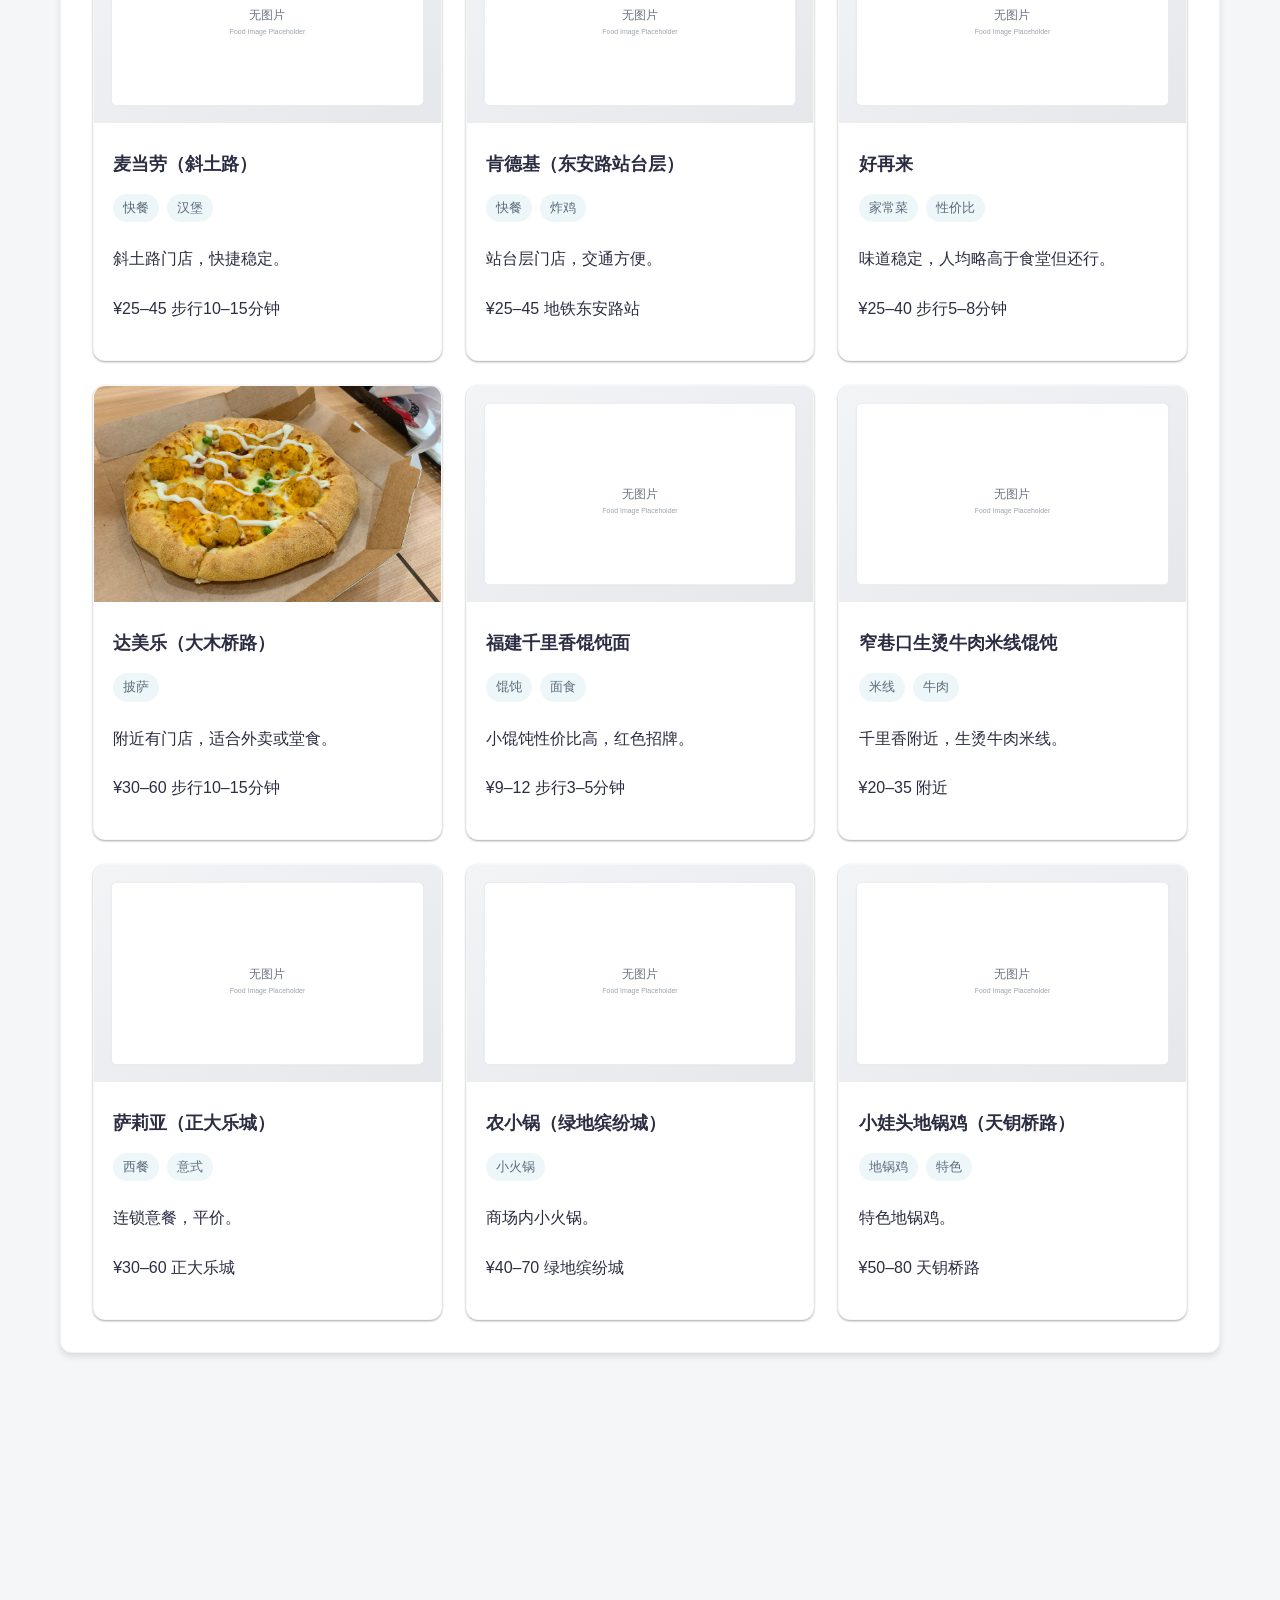
<file: life/food.html>
<!DOCTYPE html>
<html lang="zh-CN">
<head>
    <meta charset="UTF-8">
    <meta name="viewport" content="width=device-width, initial-scale=1.0">
    <title>餐饮攻略 - SIOC生活指南</title>
    <link rel="stylesheet" href="../assets/css/common.css">
    <link rel="stylesheet" href="../assets/css/comments.css">
    <link rel="stylesheet" href="../assets/css/food.css">
</head>
<body>
    <header>
        <div class="header-content">
            <a href="../index.html" class="back-link">
                <svg width="20" height="20" viewBox="0 0 24 24" fill="none" stroke="currentColor" stroke-width="2" stroke-linecap="round" stroke-linejoin="round" style="margin-right: 8px;"><path d="M19 12H5M12 19l-7-7 7-7"/></svg>
                返回首页
            </a>
            <h1>餐饮攻略</h1>
            <div style="width: 80px;"></div> <!-- Spacer for balance -->
        </div>
    </header>

    <main class="container">
        <div class="tips fade-element">
            <strong>温馨提示：</strong>本攻略定期更新，欢迎同学们补充和分享更多美食信息。
        </div>

        <section class="food-section fade-element" id="internal-food">
            <h2 class="section-title">所内就餐</h2>
            <p style="font-size: 1.05rem; color: var(--text-light); margin-bottom: 1.5rem;">有机所内有三个食堂，分别为七号楼二楼，七号楼三楼，植生所。以上食堂均可刷有机所饭卡（若没带饭卡也可以使用有机所饭卡的一卡通微信小程序，刷饭卡的机子有扫二维码）。</p>
            <div class="food-grid"></div>
        </section>

        <section class="food-section fade-element" id="external-food">
            <h2 class="section-title">所外吃饭</h2>
            <div class="food-grid"></div>
        </section>

        <!-- 评论与讨论区域 -->
        <section class="comments-section fade-element">
            <div class="comments-container">
                <h3 class="comments-title">💬 评论与讨论</h3>
                <div id="giscus-container">
                    <script src="https://giscus.app/client.js"
                            data-repo="jiaodu1307/sioc-life"
                            data-repo-id="R_kgDOOV7PfQ"
                            data-category="General"
                            data-category-id="DIC_kwDOOV7Pfc4CxHjU"
                            data-mapping="pathname"
                            data-strict="0"
                            data-reactions-enabled="1"
                            data-emit-metadata="0"
                            data-input-position="bottom"
                            data-theme="preferred_color_scheme"
                            data-lang="zh-CN"
                            crossorigin="anonymous"
                            async>
                    </script>
                </div>
                <div class="comments-info">
                    <p>🍜 推荐好吃的餐厅、分享用餐体验或补充餐饮信息</p>
                    <p>💡 需要GitHub账号登录才能评论</p>
                </div>
            </div>
        </section>
    </main>

    <button id="backToTopBtn" title="回到顶部">↑</button>
    <script src="../assets/js/food.js"></script>
    <script src="../assets/js/common.js"></script>
</body>
</html>
</file>
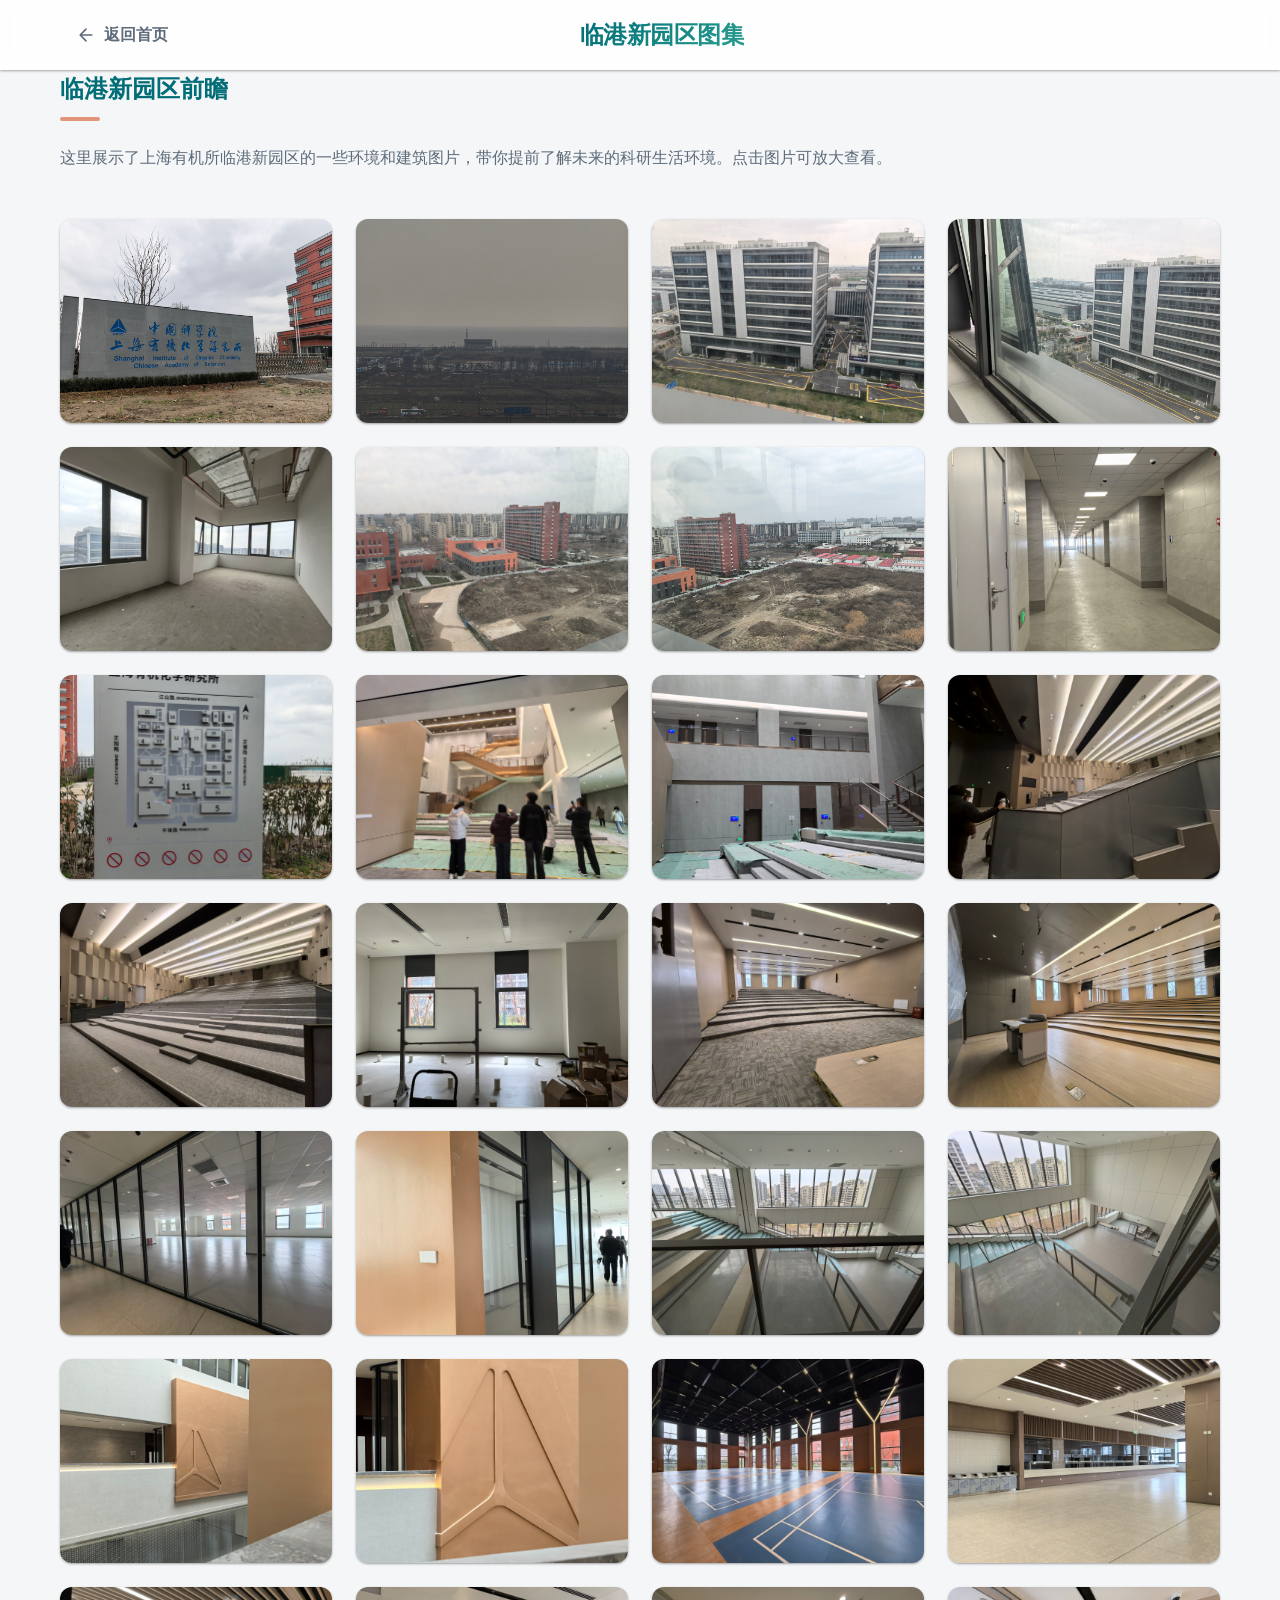
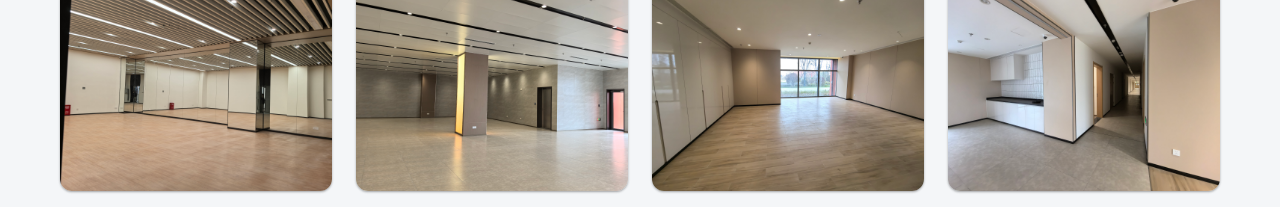
<file: life/lingang.html>
<!DOCTYPE html>
<html lang="zh-CN">
<head>
    <meta charset="UTF-8">
    <meta name="viewport" content="width=device-width, initial-scale=1.0">
    <title>临港新园区图集 - SIOC生活指南</title>
    <link rel="stylesheet" href="../assets/css/common.css">
    <style>
        .gallery-grid {
            display: grid;
            grid-template-columns: repeat(auto-fill, minmax(250px, 1fr));
            gap: 1.5rem;
            padding: 1rem 0;
        }
        .gallery-item {
            position: relative;
            overflow: hidden;
            border-radius: var(--border-radius-md);
            box-shadow: var(--shadow-sm);
            aspect-ratio: 4/3;
            cursor: pointer;
            transition: transform 0.3s ease, box-shadow 0.3s ease;
            background-color: var(--secondary-color);
        }
        .gallery-item:hover {
            transform: translateY(-5px);
            box-shadow: var(--shadow-hover);
        }
        .gallery-item img {
            width: 100%;
            height: 100%;
            object-fit: cover;
            transition: transform 0.5s ease;
        }
        .gallery-item:hover img {
            transform: scale(1.05);
        }
        /* Modal for full screen image viewing */
        .modal {
            display: none; 
            position: fixed; 
            z-index: 2000; 
            left: 0;
            top: 0;
            width: 100%; 
            height: 100%; 
            background-color: rgba(0,0,0,0.9); 
            backdrop-filter: blur(5px);
        }
        .modal-content {
            margin: auto;
            display: block;
            max-width: 90%;
            max-height: 90%;
            position: absolute;
            top: 50%;
            left: 50%;
            transform: translate(-50%, -50%);
            border-radius: 8px;
            box-shadow: 0 4px 20px rgba(0,0,0,0.5);
            object-fit: contain;
        }
        .close-modal {
            position: absolute;
            top: 20px;
            right: 35px;
            color: #f1f1f1;
            font-size: 40px;
            font-weight: bold;
            transition: 0.3s;
            cursor: pointer;
            z-index: 2001;
        }
        .close-modal:hover,
        .close-modal:focus {
            color: #bbb;
            text-decoration: none;
            cursor: pointer;
        }
        @media (max-width: 768px) {
            .gallery-grid {
                grid-template-columns: repeat(auto-fill, minmax(150px, 1fr));
                gap: 1rem;
            }
        }
    </style>
</head>
<body>
    <header>
        <div class="header-content">
            <a href="../index.html" class="back-link">
                <svg width="20" height="20" viewBox="0 0 24 24" fill="none" stroke="currentColor" stroke-width="2" stroke-linecap="round" stroke-linejoin="round" style="margin-right: 8px;"><path d="M19 12H5M12 19l-7-7 7-7"/></svg>
                返回首页
            </a>
            <h1>临港新园区图集</h1>
            <div style="width: 80px;"></div>
        </div>
    </header>

    <main class="container">
        <section class="fade-element">
            <h2 class="section-title">临港新园区前瞻</h2>
            <p style="color: var(--text-light); margin-bottom: 2rem;">这里展示了上海有机所临港新园区的一些环境和建筑图片，带你提前了解未来的科研生活环境。点击图片可放大查看。</p>
            
            <div class="gallery-grid" id="gallery-grid">
                <!-- Images will be inserted by JS -->
            </div>
        </section>
    </main>

    <!-- Modal for full size image -->
    <div id="imageModal" class="modal">
        <span class="close-modal">&times;</span>
        <img class="modal-content" id="fullImage">
    </div>

    <button id="backToTopBtn" title="回到顶部">↑</button>
    <script src="../assets/js/common.js"></script>
    <script>
        document.addEventListener('DOMContentLoaded', () => {
            const images = [
                "IMG_20260306_115311.jpg",
                "IMG_20260306_120136.jpg",
                "IMG_20260306_120158.jpg",
                "IMG_20260306_120201.jpg",
                "IMG_20260306_120209.jpg",
                "IMG_20260306_120248.jpg",
                "IMG_20260306_120317.jpg",
                "IMG_20260306_120347.jpg",
                "IMG_20260306_120916.jpg",
                "IMG_20260306_121001.jpg",
                "IMG_20260306_121023.jpg",
                "IMG_20260306_121046.jpg",
                "IMG_20260306_121110.jpg",
                "IMG_20260306_121224.jpg",
                "IMG_20260306_121304.jpg",
                "IMG_20260306_121319.jpg",
                "IMG_20260306_121627.jpg",
                "IMG_20260306_121637.jpg",
                "IMG_20260306_121948.jpg",
                "IMG_20260306_121951.jpg",
                "IMG_20260306_122052.jpg",
                "IMG_20260306_122058.jpg",
                "IMG_20260306_122558.jpg",
                "IMG_20260306_122843.jpg",
                "IMG_20260306_123003.jpg",
                "IMG_20260306_123115.jpg",
                "IMG_20260306_123408.jpg",
                "IMG_20260306_123414.jpg"
            ];
            
            const grid = document.getElementById('gallery-grid');
            const modal = document.getElementById('imageModal');
            const fullImage = document.getElementById('fullImage');
            const closeModal = document.querySelector('.close-modal');

            images.forEach(img => {
                const item = document.createElement('div');
                item.className = 'gallery-item';
                
                const imgEl = document.createElement('img');
                imgEl.src = `../assets/images/lingang/${img}`;
                imgEl.alt = '临港新园区';
                imgEl.loading = 'lazy';
                
                item.appendChild(imgEl);
                grid.appendChild(item);

                item.addEventListener('click', () => {
                    modal.style.display = 'block';
                    fullImage.src = imgEl.src;
                });
            });

            closeModal.addEventListener('click', () => {
                modal.style.display = 'none';
            });
            
            modal.addEventListener('click', (e) => {
                if (e.target === modal) {
                    modal.style.display = 'none';
                }
            });
        });
    </script>
</body>
</html>
</file>
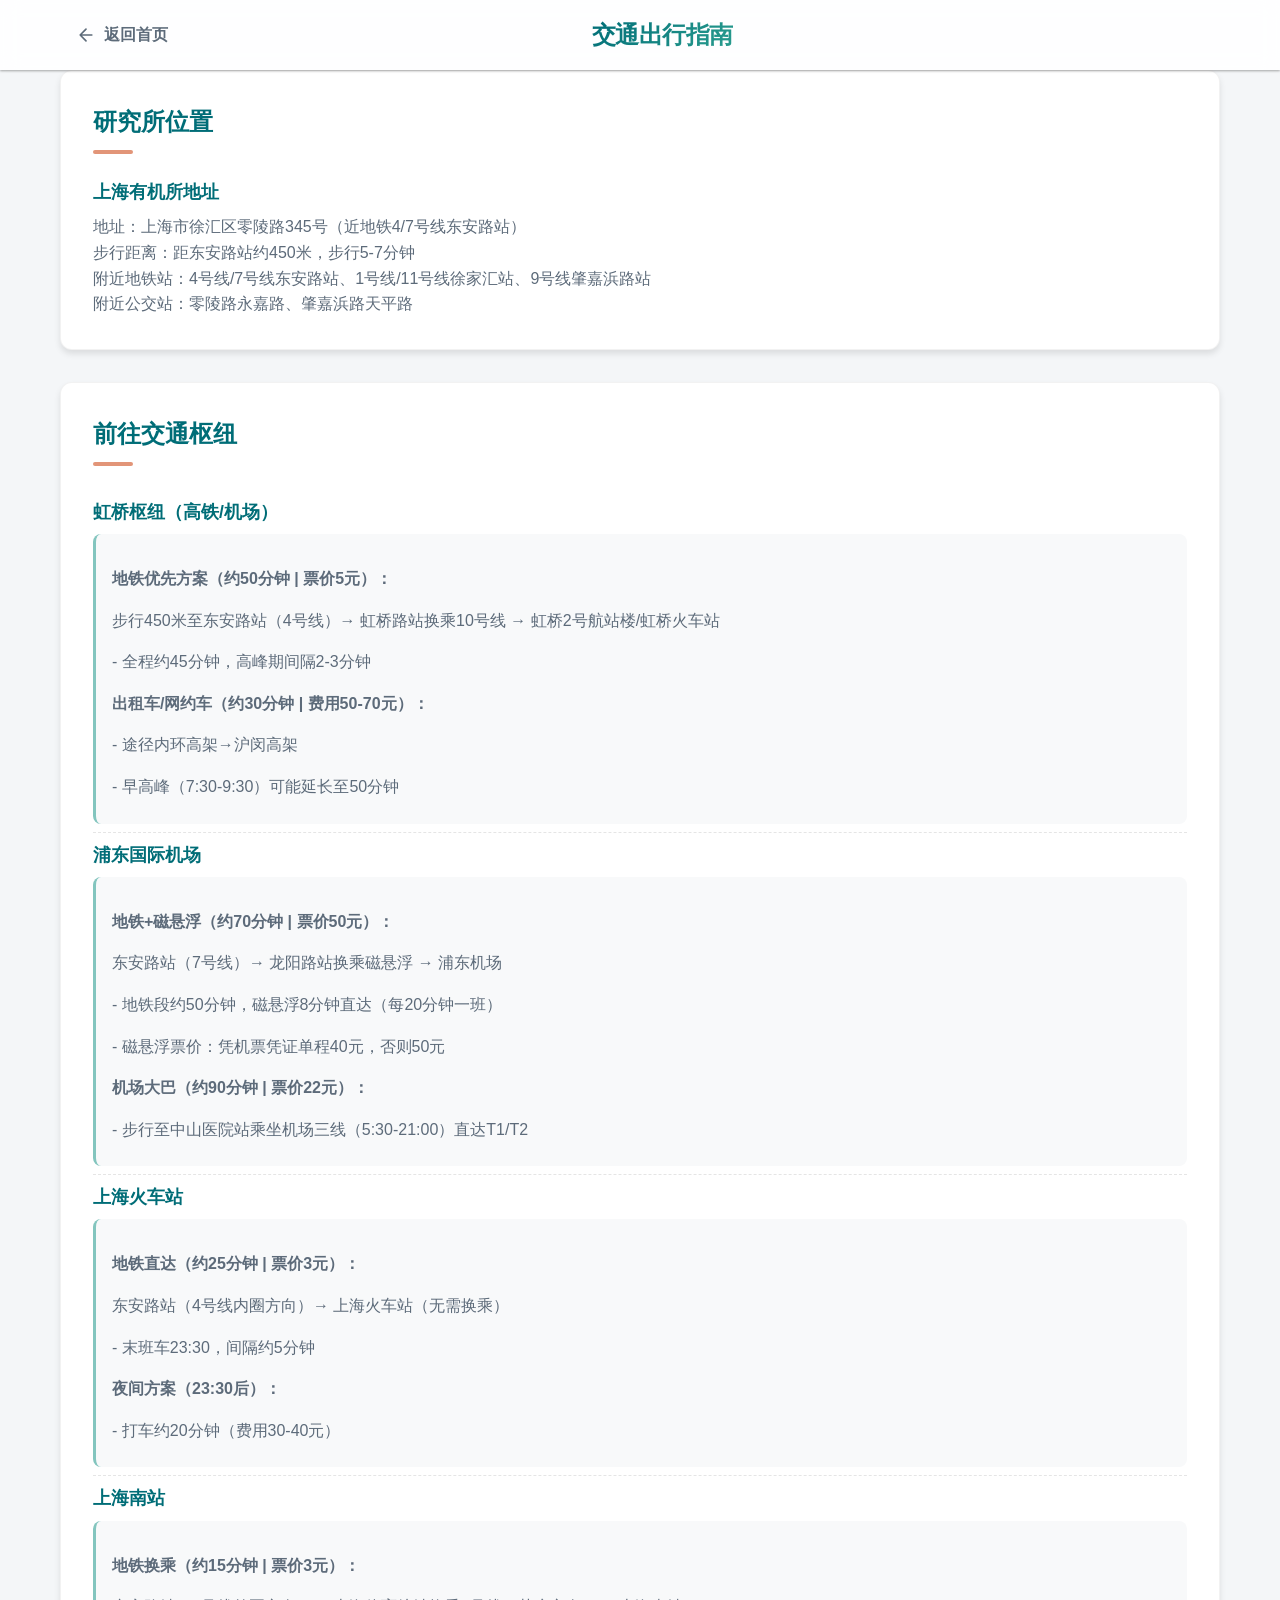
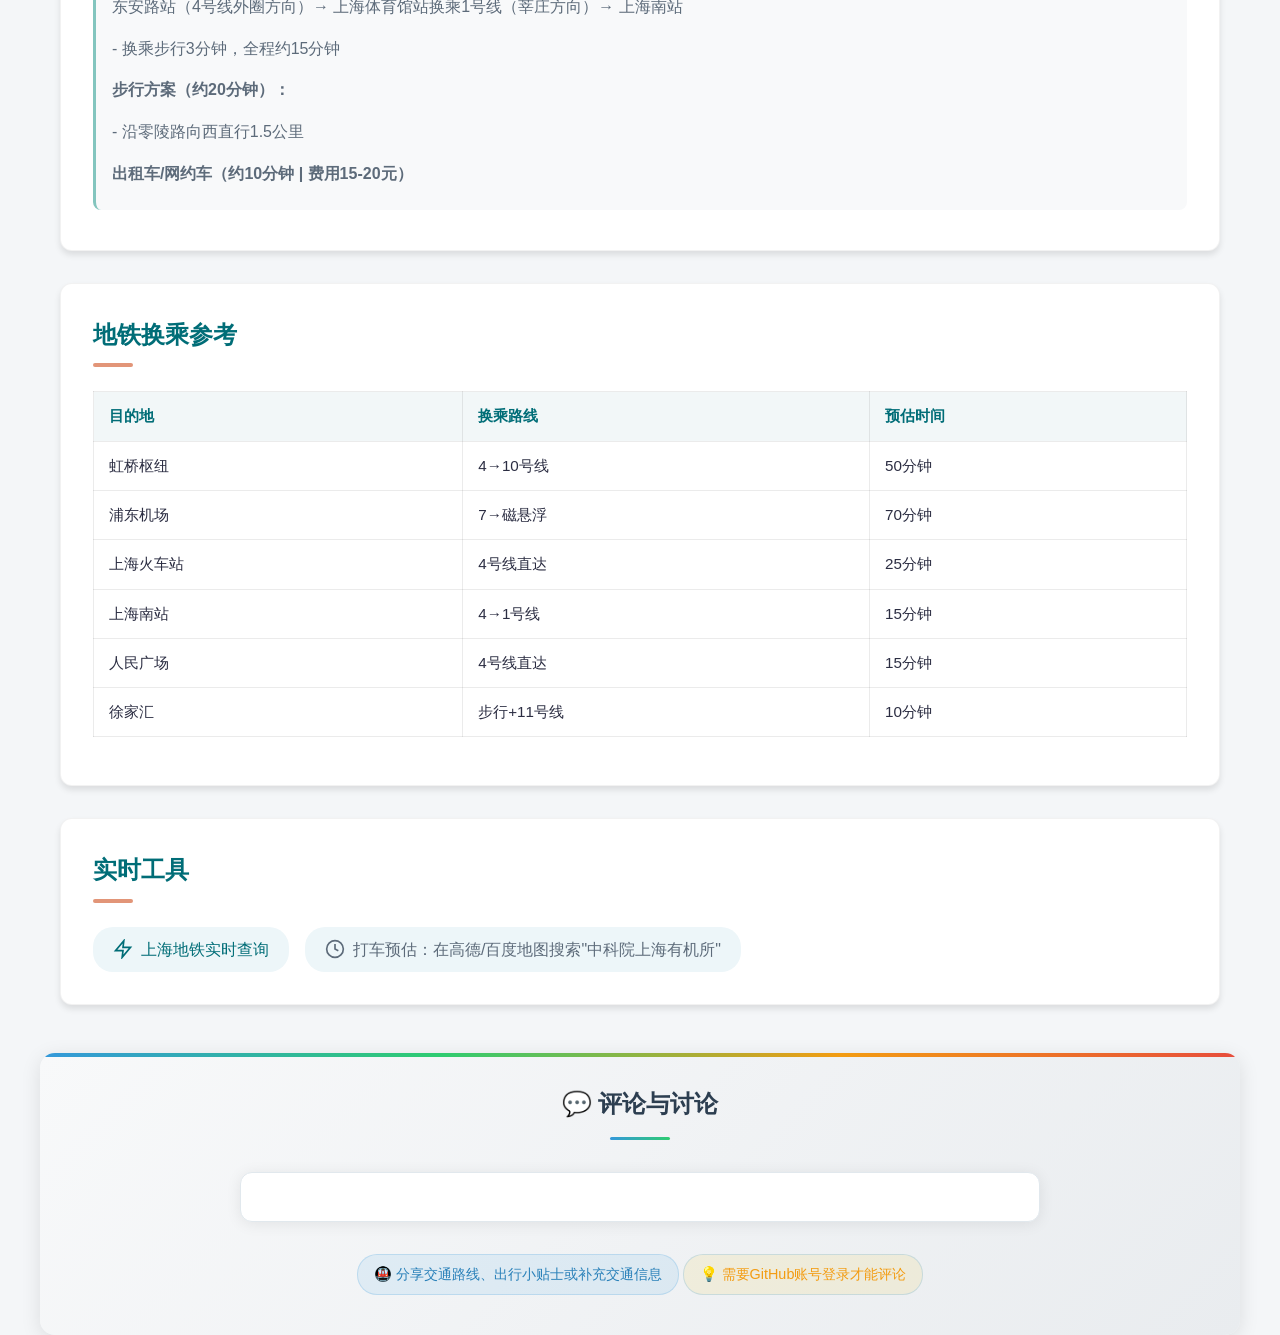
<file: life/transportation.html>
<!DOCTYPE html>
<html lang="zh">
<head>
    <meta charset="UTF-8">
    <meta name="viewport" content="width=device-width, initial-scale=1.0">
    <title>交通出行 - 上海有机所研究生部</title>
    <link rel="stylesheet" href="../assets/css/common.css">
    <link rel="stylesheet" href="../assets/css/comments.css">
    <style>
        .route-info {
            background: #f8f9fa;
            padding: 1rem;
            border-radius: var(--border-radius-sm);
            margin-top: 0.5rem;
            border-left: 3px solid var(--primary-light);
        }
        .route-info p {
            margin-bottom: 0.5rem;
        }
        .item-title {
            font-weight: bold;
            color: var(--primary-color);
            margin-bottom: 0.5rem;
            font-size: 1.1rem;
            display: block;
        }
        .item-description {
            color: var(--text-light);
            line-height: 1.6;
        }
    </style>
</head>
<body>
    <header>
        <div class="header-content">
            <a href="../index.html" class="back-link">
                <svg width="20" height="20" viewBox="0 0 24 24" fill="none" stroke="currentColor" stroke-width="2" stroke-linecap="round" stroke-linejoin="round" style="margin-right: 8px;"><path d="M19 12H5M12 19l-7-7 7-7"/></svg>
                返回首页
            </a>
            <h1>交通出行指南</h1>
            <div style="width: 80px;"></div>
        </div>
    </header>

    <main class="container">
        <section class="section-card fade-element">
            <h2 class="section-title">研究所位置</h2>
            <div class="item-title">上海有机所地址</div>
            <div class="item-description">
                地址：上海市徐汇区零陵路345号（近地铁4/7号线东安路站）<br>
                步行距离：距东安路站约450米，步行5-7分钟<br>
                附近地铁站：4号线/7号线东安路站、1号线/11号线徐家汇站、9号线肇嘉浜路站<br>
                附近公交站：零陵路永嘉路、肇嘉浜路天平路
            </div>
        </section>

        <section class="section-card fade-element">
            <h2 class="section-title">前往交通枢纽</h2>
            <ul class="section-list">
                <li>
                    <div class="item-title">虹桥枢纽（高铁/机场）</div>
                    <div class="item-description">
                        <div class="route-info">
                            <p><strong>地铁优先方案（约50分钟 | 票价5元）：</strong></p>
                            <p>步行450米至东安路站（4号线）→ 虹桥路站换乘10号线 → 虹桥2号航站楼/虹桥火车站</p>
                            <p>- 全程约45分钟，高峰期间隔2-3分钟</p>
                            <p><strong>出租车/网约车（约30分钟 | 费用50-70元）：</strong></p>
                            <p>- 途径内环高架→沪闵高架</p>
                            <p>- 早高峰（7:30-9:30）可能延长至50分钟</p>
                        </div>
                    </div>
                </li>

                <li>
                    <div class="item-title">浦东国际机场</div>
                    <div class="item-description">
                        <div class="route-info">
                            <p><strong>地铁+磁悬浮（约70分钟 | 票价50元）：</strong></p>
                            <p>东安路站（7号线）→ 龙阳路站换乘磁悬浮 → 浦东机场</p>
                            <p>- 地铁段约50分钟，磁悬浮8分钟直达（每20分钟一班）</p>
                            <p>- 磁悬浮票价：凭机票凭证单程40元，否则50元</p>
                            <p><strong>机场大巴（约90分钟 | 票价22元）：</strong></p>
                            <p>- 步行至中山医院站乘坐机场三线（5:30-21:00）直达T1/T2</p>
                        </div>
                    </div>
                </li>

                <li>
                    <div class="item-title">上海火车站</div>
                    <div class="item-description">
                        <div class="route-info">
                            <p><strong>地铁直达（约25分钟 | 票价3元）：</strong></p>
                            <p>东安路站（4号线内圈方向）→ 上海火车站（无需换乘）</p>
                            <p>- 末班车23:30，间隔约5分钟</p>
                            <p><strong>夜间方案（23:30后）：</strong></p>
                            <p>- 打车约20分钟（费用30-40元）</p>
                        </div>
                    </div>
                </li>

                <li>
                    <div class="item-title">上海南站</div>
                    <div class="item-description">
                        <div class="route-info">
                            <p><strong>地铁换乘（约15分钟 | 票价3元）：</strong></p>
                            <p>东安路站（4号线外圈方向）→ 上海体育馆站换乘1号线（莘庄方向）→ 上海南站</p>
                            <p>- 换乘步行3分钟，全程约15分钟</p>
                            <p><strong>步行方案（约20分钟）：</strong></p>
                            <p>- 沿零陵路向西直行1.5公里</p>
                            <p><strong>出租车/网约车（约10分钟 | 费用15-20元）</strong></p>
                        </div>
                    </div>
                </li>
            </ul>
        </section>

        <section class="section-card fade-element">
            <h2 class="section-title">地铁换乘参考</h2>
            <table class="data-table">
                <tr>
                    <th>目的地</th>
                    <th>换乘路线</th>
                    <th>预估时间</th>
                </tr>
                <tr>
                    <td>虹桥枢纽</td>
                    <td>4→10号线</td>
                    <td>50分钟</td>
                </tr>
                <tr>
                    <td>浦东机场</td>
                    <td>7→磁悬浮</td>
                    <td>70分钟</td>
                </tr>
                <tr>
                    <td>上海火车站</td>
                    <td>4号线直达</td>
                    <td>25分钟</td>
                </tr>
                <tr>
                    <td>上海南站</td>
                    <td>4→1号线</td>
                    <td>15分钟</td>
                </tr>
                <tr>
                    <td>人民广场</td>
                    <td>4号线直达</td>
                    <td>15分钟</td>
                </tr>
                <tr>
                    <td>徐家汇</td>
                    <td>步行+11号线</td>
                    <td>10分钟</td>
                </tr>
            </table>
        </section>

        <section class="section-card fade-element">
            <h2 class="section-title">实时工具</h2>
            <div style="display: flex; gap: 1rem; flex-wrap: wrap;">
                <a href="https://service.shmetro.com/hcskb/index.htm" target="_blank" style="display: flex; align-items: center; gap: 0.5rem; background: var(--secondary-color); padding: 10px 20px; border-radius: 20px;">
                    <svg width="20" height="20" viewBox="0 0 24 24" fill="none" stroke="currentColor" stroke-width="2"><path d="M13 2L3 14h9l-1 8 10-12h-9l1-8z"/></svg>
                    上海地铁实时查询
                </a>
                <div style="display: flex; align-items: center; gap: 0.5rem; background: var(--secondary-color); padding: 10px 20px; border-radius: 20px; color: var(--text-light);">
                    <svg width="20" height="20" viewBox="0 0 24 24" fill="none" stroke="currentColor" stroke-width="2"><circle cx="12" cy="12" r="10"/><path d="M12 6v6l4 2"/></svg>
                    打车预估：在高德/百度地图搜索"中科院上海有机所"
                </div>
            </div>
        </section>
    </main>

    <!-- 评论与讨论区域 -->
    <section class="comments-section container fade-element">
        <div class="comments-container">
            <h3 class="comments-title">💬 评论与讨论</h3>
            <div id="giscus-container">
                <script src="https://giscus.app/client.js"
                        data-repo="jiaodu1307/sioc-life"
                        data-repo-id="R_kgDOOV7PfQ"
                        data-category="General"
                        data-category-id="DIC_kwDOOV7Pfc4CxHjU"
                        data-mapping="pathname"
                        data-strict="0"
                        data-reactions-enabled="1"
                        data-emit-metadata="0"
                        data-input-position="bottom"
                        data-theme="preferred_color_scheme"
                        data-lang="zh-CN"
                        crossorigin="anonymous"
                        async>
                </script>
            </div>
            <div class="comments-info">
                <p>🚇 分享交通路线、出行小贴士或补充交通信息</p>
                <p>💡 需要GitHub账号登录才能评论</p>
            </div>
        </div>
    </section>

    <button id="backToTopBtn" title="回到顶部">↑</button>

    <script src="../assets/js/common.js"></script>
</body>
</html>
</file>
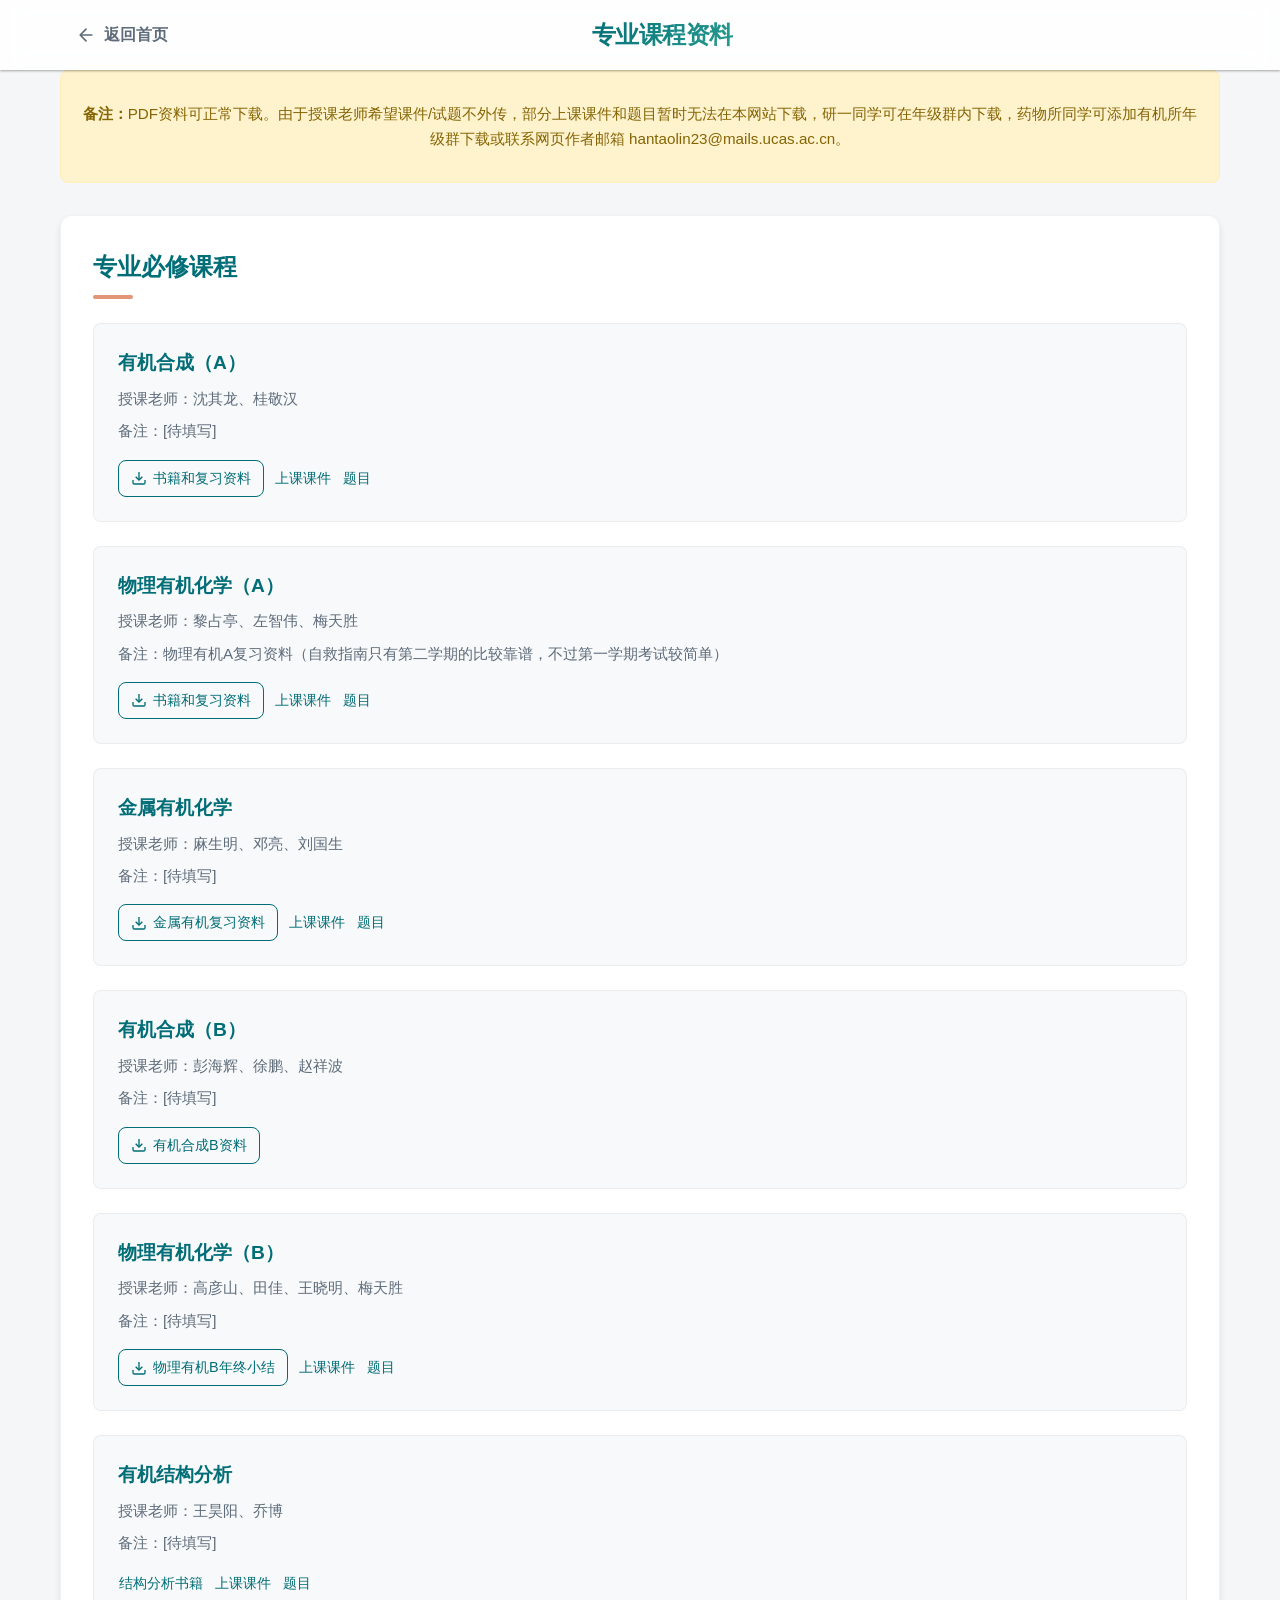
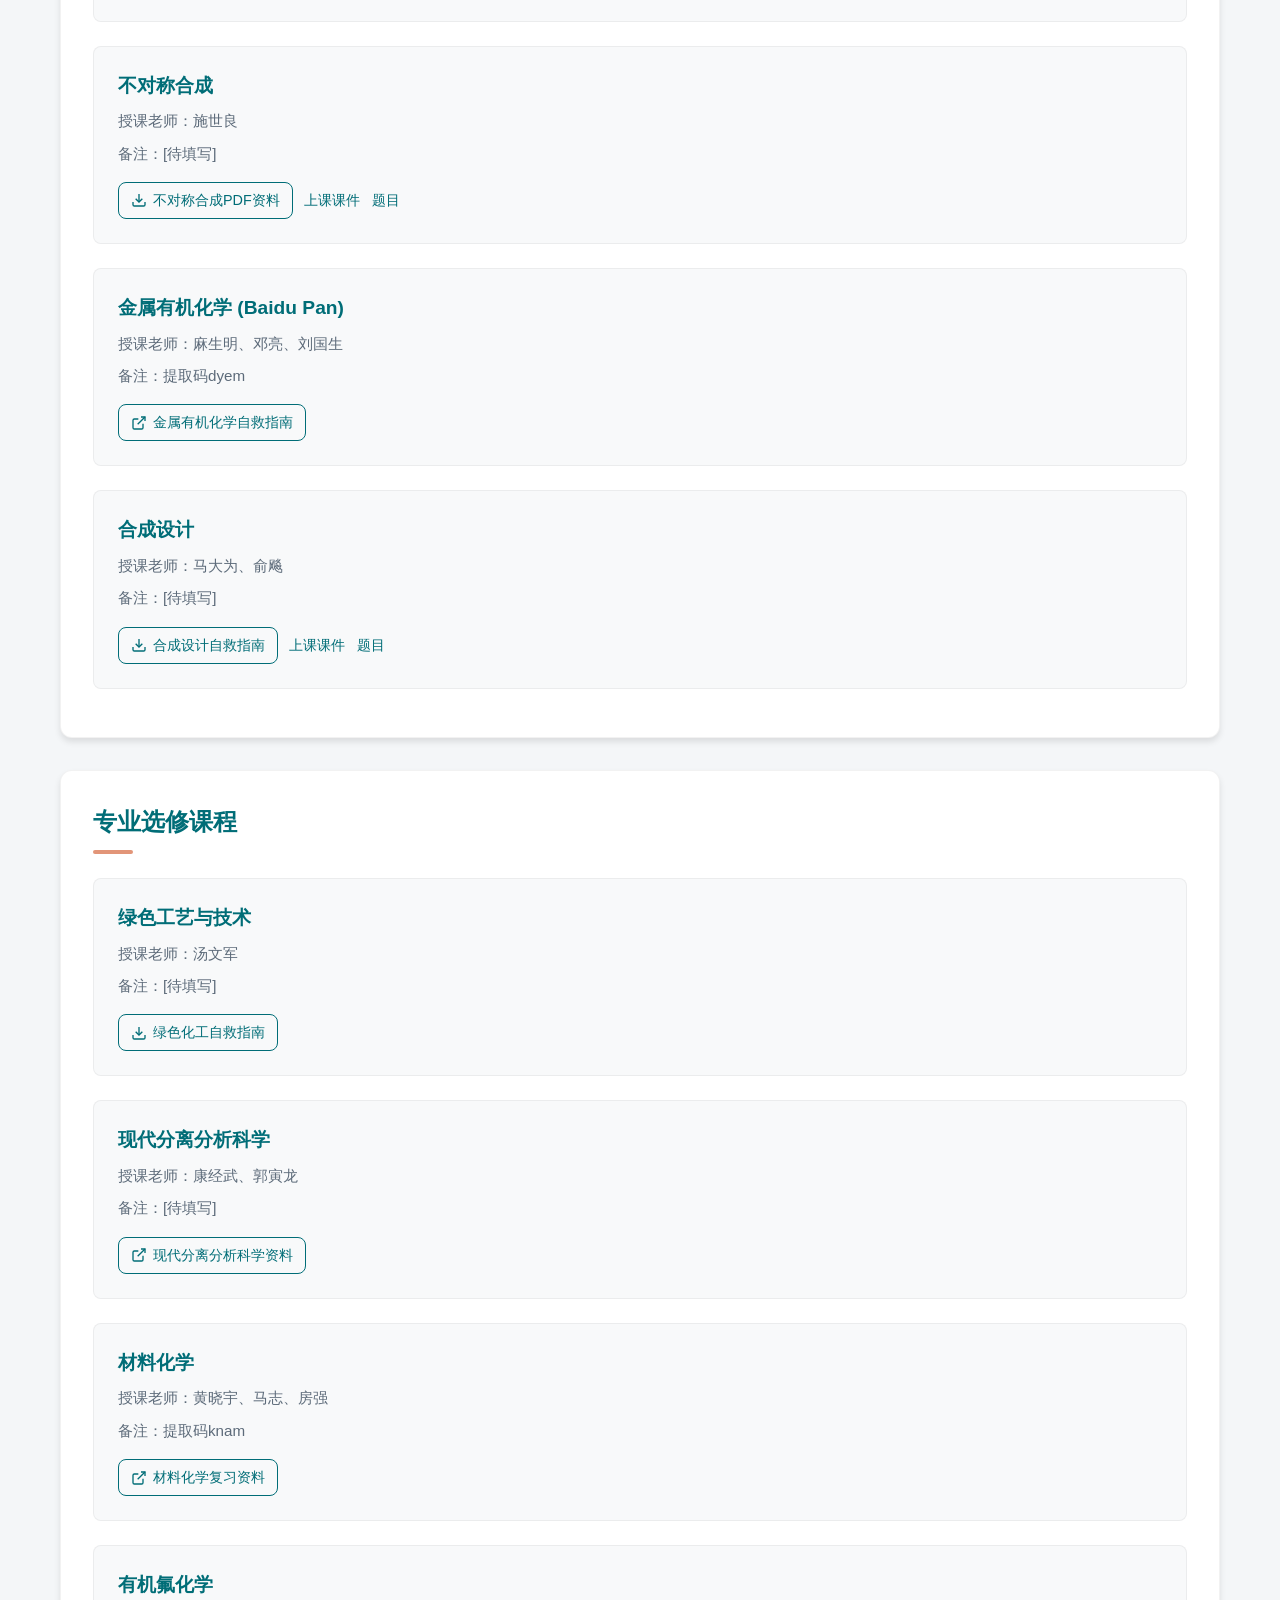
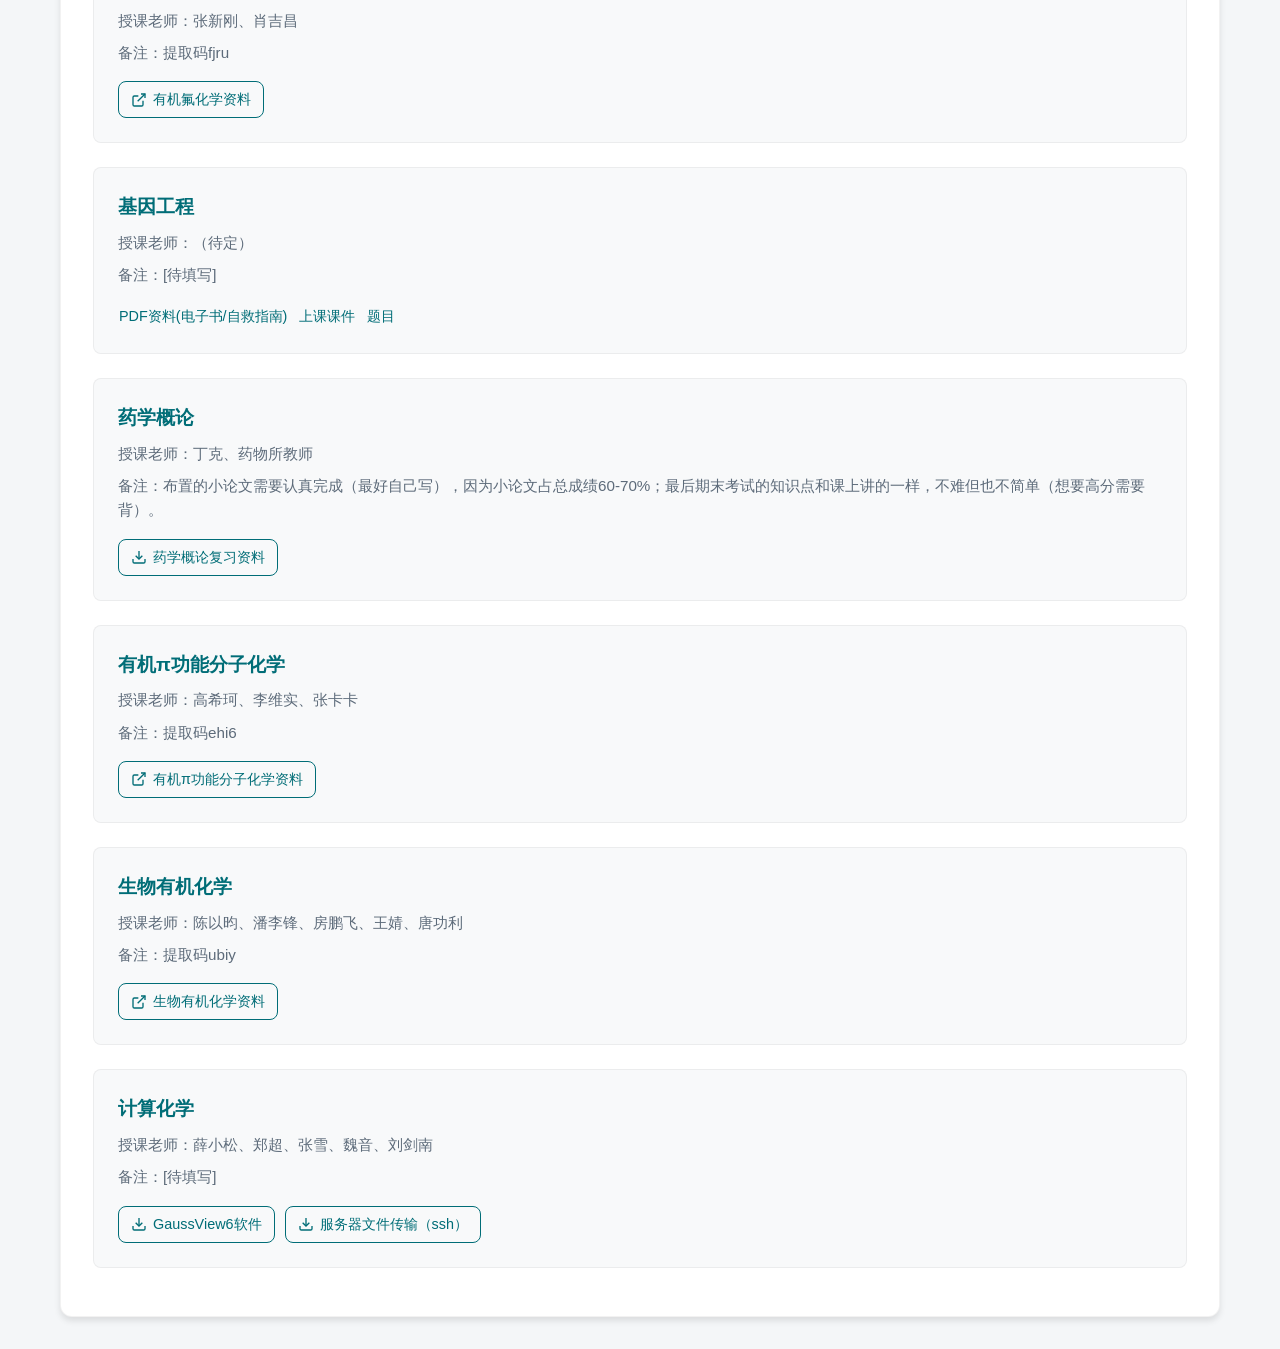
<file: study/courses.html>
<!DOCTYPE html>
<html lang="zh-CN">
<head>
    <meta charset="UTF-8">
    <meta name="viewport" content="width=device-width, initial-scale=1.0">
    <title>专业课程资料 - SIOC生活指南</title>
    <link rel="stylesheet" href="../assets/css/common.css">
</head>
<body>
    <header>
        <div class="header-content">
            <a href="../index.html" class="back-link">
                <svg width="20" height="20" viewBox="0 0 24 24" fill="none" stroke="currentColor" stroke-width="2" stroke-linecap="round" stroke-linejoin="round" style="margin-right: 8px;"><path d="M19 12H5M12 19l-7-7 7-7"/></svg>
                返回首页
            </a>
            <h1>专业课程资料</h1>
            <div style="width: 80px;"></div>
        </div>
    </header>

    <main class="container">
        <div class="announcement fade-element">
            <p><strong>备注：</strong>PDF资料可正常下载。由于授课老师希望课件/试题不外传，部分上课课件和题目暂时无法在本网站下载，研一同学可在年级群内下载，药物所同学可添加有机所年级群下载或联系网页作者邮箱 hantaolin23@mails.ucas.ac.cn。</p>
        </div>
        
        <section class="section-card fade-element">
            <h2 class="section-title">专业必修课程</h2>
            <div class="course-content">
                <ul id="compulsory-list" class="resource-list">
                    <!-- Loaded by JS -->
                    <li style="text-align: center;">加载中...</li>
                </ul>
            </div>
        </section>

        <section class="section-card fade-element">
            <h2 class="section-title">专业选修课程</h2>
            <div class="course-content">
                <ul id="elective-list" class="resource-list">
                    <!-- Loaded by JS -->
                    <li style="text-align: center;">加载中...</li>
                </ul>
            </div>
        </section>
    </main>
    
    <button id="backToTopBtn" title="回到顶部">↑</button>

    <script src="../assets/js/common.js"></script>
    <script src="../assets/js/courses.js"></script>
</body>
</html>
</file>
<file: assets/css/common.css>
:root {
    /* Color Palette - Modern Scientific/Organic */
    --primary-color: #006d77;       /* Deep Teal */
    --primary-light: #83c5be;       /* Light Teal */
    --secondary-color: #edf6f9;     /* Ice White */
    --accent-color: #e29578;        /* Terracotta */
    --text-main: #2b2d42;           /* Dark Slate */
    --text-light: #5d6b7a;          /* Muted Blue-Grey */
    --bg-body: #f4f6f8;             /* Light Grayish Blue */
    --bg-card: #ffffff;
    
    /* Gradients */
    --gradient-header: linear-gradient(135deg, var(--primary-color), #2a9d8f);

    /* Spacing & Layout */
    --container-width: 1200px;
    --header-height: 70px;
    --border-radius-sm: 8px;
    --border-radius-md: 12px;
    --border-radius-lg: 20px;

    /* Shadows */
    --shadow-sm: 0 1px 3px rgba(0,0,0,0.12), 0 1px 2px rgba(0,0,0,0.24);
    --shadow-md: 0 4px 6px rgba(0,0,0,0.1);
    --shadow-lg: 0 10px 15px -3px rgba(0,0,0,0.1), 0 4px 6px -2px rgba(0,0,0,0.05);
    --shadow-hover: 0 20px 25px -5px rgba(0,0,0,0.1), 0 10px 10px -5px rgba(0,0,0,0.04);

    /* Typography */
    --font-main: 'Inter', -apple-system, BlinkMacSystemFont, "Segoe UI", Roboto, "Helvetica Neue", Arial, sans-serif;
    --font-heading: 'Noto Sans SC', var(--font-main);
}

*, *::before, *::after {
    box-sizing: border-box;
}

body {
    font-family: var(--font-main);
    line-height: 1.6;
    margin: 0;
    padding: 0;
    color: var(--text-main);
    background-color: var(--bg-body);
    -webkit-font-smoothing: antialiased;
}

/* Typography */
h1, h2, h3, h4, h5, h6 {
    font-family: var(--font-heading);
    margin-top: 0;
    margin-bottom: 0.5em;
    font-weight: 700;
    color: var(--text-main);
}

a {
    color: var(--primary-color);
    text-decoration: none;
    transition: color 0.2s ease;
}

a:hover {
    color: var(--accent-color);
}

/* Layout */
.container {
    max-width: var(--container-width);
    margin: 0 auto;
    padding: 0 20px;
}

/* Header */
header {
    background: var(--bg-card);
    box-shadow: var(--shadow-sm);
    position: sticky;
    top: 0;
    z-index: 1000;
    height: var(--header-height);
    display: flex;
    align-items: center;
    backdrop-filter: blur(10px);
    background-color: rgba(255, 255, 255, 0.9);
}

.header-content {
    display: flex;
    justify-content: space-between;
    align-items: center;
    width: 100%;
    max-width: var(--container-width);
    margin: 0 auto;
    padding: 0 20px;
}

.header-content h1 {
    font-size: 1.5rem;
    margin: 0;
    background: var(--gradient-header);
    -webkit-background-clip: text;
    -webkit-text-fill-color: transparent;
    font-weight: 800;
    letter-spacing: -0.5px;
}

.back-link {
    display: inline-flex;
    align-items: center;
    font-weight: 600;
    color: var(--text-light);
    padding: 8px 16px;
    border-radius: 20px;
    background-color: transparent;
    transition: all 0.2s ease;
}

.back-link:hover {
    background-color: rgba(0, 109, 119, 0.1);
    color: var(--primary-color);
    transform: translateX(-2px);
}

/* Cards & Sections */
.section-card, .food-section, .accommodation-section, .cat-section {
    background: var(--bg-card);
    border-radius: var(--border-radius-md);
    padding: 2rem;
    margin-bottom: 2rem;
    box-shadow: var(--shadow-md);
    border: 1px solid rgba(0,0,0,0.05);
    transition: transform 0.3s ease, box-shadow 0.3s ease;
}

.section-card:hover, .food-section:hover {
    transform: translateY(-5px);
    box-shadow: var(--shadow-lg);
}

.section-title {
    position: relative;
    font-size: 1.5rem;
    color: var(--primary-color);
    margin-bottom: 1.5rem;
    padding-bottom: 0.8rem;
}

.section-title::after {
    content: '';
    position: absolute;
    left: 0;
    bottom: 0;
    width: 40px;
    height: 4px;
    background: var(--accent-color);
    border-radius: 2px;
}

/* Animations */
@keyframes fadeInUp {
    from { opacity: 0; transform: translateY(20px); }
    to { opacity: 1; transform: translateY(0); }
}

.fade-element {
    opacity: 0;
    transform: translateY(20px);
    transition: opacity 0.6s ease-out, transform 0.6s ease-out;
}

.fade-element.visible {
    opacity: 1;
    transform: translateY(0);
}

/* Back to Top Button */
#backToTopBtn {
    display: none;
    position: fixed;
    bottom: 30px;
    right: 30px;
    z-index: 99;
    border: none;
    outline: none;
    background-color: var(--primary-color);
    color: white;
    cursor: pointer;
    width: 50px;
    height: 50px;
    border-radius: 50%;
    font-size: 20px;
    box-shadow: var(--shadow-md);
    transition: background-color 0.3s ease, transform 0.3s ease, opacity 0.3s ease;
    align-items: center;
    justify-content: center;
    opacity: 0;
}

#backToTopBtn:hover {
    background-color: var(--accent-color);
    transform: scale(1.1);
}

/* Footer */
footer {
    margin-top: 4rem;
    padding-top: 3rem;
    border-top: 1px solid rgba(0,0,0,0.05);
    text-align: center;
    background: linear-gradient(to bottom, transparent, rgba(0,0,0,0.02));
}

.footer-content {
    max-width: 800px;
    margin: 0 auto;
    color: var(--text-light);
    font-size: 0.95rem;
}

.qr-section {
    display: flex;
    justify-content: center;
    gap: 3rem;
    margin-bottom: 2rem;
    flex-wrap: wrap;
}

.qr-item {
    text-align: center;
}

.qr-img {
    width: 140px;
    height: 140px;
    border-radius: 12px;
    box-shadow: var(--shadow-sm);
    transition: transform 0.3s ease;
    background: white;
    padding: 5px;
}

.qr-img:hover {
    transform: scale(1.05);
    box-shadow: var(--shadow-md);
}

.qr-desc {
    margin-top: 0.8rem;
    font-size: 0.9rem;
    color: var(--text-light);
}

/* Utils */
.tips {
    background-color: #e8f5e9;
    color: #2e7d32;
    padding: 1rem;
    border-radius: var(--border-radius-sm);
    margin-bottom: 2rem;
    border-left: 4px solid #66bb6a;
    display: flex;
    align-items: center;
    gap: 0.5rem;
}

.tips strong {
    font-weight: 700;
}

/* Responsive */
@media (max-width: 768px) {
    .header-content h1 {
        font-size: 1.2rem;
    }
    
    .section-card, .food-section {
        padding: 1.5rem;
    }
}

/* Grid Layouts */
.content-grid {
    display: grid;
    grid-template-columns: repeat(auto-fit, minmax(300px, 1fr));
    gap: 2rem;
    margin-top: 3rem;
}

.main-title {
    font-size: 3.5rem;
    font-weight: 800;
    margin-bottom: 1rem;
    background: var(--gradient-header);
    -webkit-background-clip: text;
    -webkit-text-fill-color: transparent;
    text-align: center;
}

.subtitle {
    font-size: 1.25rem;
    color: var(--text-light);
    text-align: center;
    max-width: 600px;
    margin: 0 auto 4rem;
    font-weight: 400;
}

.section-content {
    color: var(--text-light);
}

.section-list {
    list-style: none;
    padding: 0;
    margin: 0;
}

.section-list li {
    padding: 0.5rem 0;
    border-bottom: 1px dashed rgba(0,0,0,0.1);
}

.section-list li:last-child {
    border-bottom: none;
}

/* Tables */
.data-table {
    width: 100%;
    border-collapse: collapse;
    margin: 1rem 0;
    font-size: 0.95rem;
}

.data-table th, .data-table td {
    padding: 12px 15px;
    border: 1px solid rgba(0,0,0,0.08);
    text-align: left;
}

.data-table th {
    background-color: rgba(0, 109, 119, 0.05);
    color: var(--primary-color);
    font-weight: 600;
}

.data-table tr:hover {
    background-color: rgba(0,0,0,0.01);
}

/* Buttons */
.btn {
    display: inline-flex;
    align-items: center;
    gap: 6px;
    padding: 6px 12px;
    border-radius: var(--border-radius-sm);
    font-size: 0.9rem;
    font-weight: 500;
    transition: all 0.2s ease;
    text-decoration: none;
    cursor: pointer;
    border: 1px solid transparent;
}

.btn-primary {
    background-color: var(--primary-color);
    color: white;
}

.btn-primary:hover {
    background-color: var(--primary-light);
    color: white;
    transform: translateY(-2px);
    box-shadow: var(--shadow-sm);
}

.btn-outline {
    background-color: transparent;
    border-color: var(--primary-color);
    color: var(--primary-color);
}

.btn-outline:hover {
    background-color: var(--primary-color);
    color: white;
}

.btn-text {
    background: transparent;
    color: var(--primary-color);
    padding: 0;
}

.btn-text:hover {
    text-decoration: underline;
    color: var(--accent-color);
}

/* Resource List (Courses etc.) */
.resource-list {
    list-style-type: none;
    padding: 0;
    display: grid;
    gap: 1.5rem;
}

.resource-item {
    background: #f8f9fa;
    border-radius: var(--border-radius-sm);
    padding: 1.5rem;
    border: 1px solid rgba(0,0,0,0.05);
    transition: all 0.2s ease;
}

.resource-item:hover {
    background: white;
    box-shadow: var(--shadow-sm);
    border-color: rgba(0,0,0,0.1);
}

.resource-title {
    font-weight: bold;
    color: var(--primary-color);
    margin-bottom: 0.5rem;
    font-size: 1.2rem;
    display: flex;
    align-items: center;
    justify-content: space-between;
}

.resource-detail {
    font-size: 0.95rem;
    color: var(--text-light);
    margin-bottom: 0.5rem;
    line-height: 1.6;
}

.resource-actions {
    margin-top: 1rem;
    display: flex;
    gap: 10px;
    flex-wrap: wrap;
}

.announcement {
    background-color: #fff3cd;
    color: #856404;
    border: 1px solid #ffeeba;
    border-radius: var(--border-radius-sm);
    padding: 1rem;
    margin-bottom: 2rem;
    text-align: center;
    font-size: 0.95rem;
}
</file>
<file: assets/css/index.css>
/* Index Specific Styles */

/* Hero Section */
.hero-section {
    text-align: center;
    padding: 6rem 0 4rem;
    position: relative;
    overflow: hidden;
}

.hero-bg {
    position: absolute;
    top: -50%;
    left: 50%;
    transform: translateX(-50%);
    width: 100vw;
    height: 200%;
    background: radial-gradient(circle at 50% 50%, rgba(0, 109, 119, 0.05) 0%, transparent 60%);
    z-index: -1;
    pointer-events: none;
}

.hero-title {
    font-size: 3.5rem;
    font-weight: 800;
    margin-bottom: 1rem;
    background: var(--gradient-header);
    -webkit-background-clip: text;
    -webkit-text-fill-color: transparent;
    letter-spacing: -1px;
}

.hero-subtitle {
    font-size: 1.25rem;
    color: var(--text-light);
    max-width: 600px;
    margin: 0 auto;
    line-height: 1.6;
}

/* Nav Grid */
.nav-grid {
    display: grid;
    grid-template-columns: repeat(auto-fit, minmax(280px, 1fr));
    gap: 2rem;
    margin-bottom: 4rem;
}

.nav-card {
    background: var(--bg-card);
    border-radius: var(--border-radius-md);
    padding: 2rem;
    text-align: center;
    text-decoration: none;
    color: var(--text-main);
    box-shadow: var(--shadow-sm);
    border: 1px solid rgba(0,0,0,0.05);
    transition: all 0.3s ease;
    display: flex;
    flex-direction: column;
    align-items: center;
    position: relative;
    overflow: hidden;
}

.nav-card::before {
    content: '';
    position: absolute;
    top: 0;
    left: 0;
    width: 100%;
    height: 4px;
    background: var(--primary-color);
    transform: scaleX(0);
    transform-origin: left;
    transition: transform 0.3s ease;
}

.nav-card:hover {
    transform: translateY(-8px);
    box-shadow: var(--shadow-lg);
}

.nav-card:hover::before {
    transform: scaleX(1);
}

.nav-icon {
    width: 64px;
    height: 64px;
    background: rgba(0, 109, 119, 0.08);
    border-radius: 50%;
    display: flex;
    align-items: center;
    justify-content: center;
    margin-bottom: 1.5rem;
    color: var(--primary-color);
    transition: all 0.3s ease;
}

.nav-card:hover .nav-icon {
    background: var(--primary-color);
    color: white;
    transform: rotate(15deg);
}

.nav-card h3 {
    margin-bottom: 0.5rem;
    font-size: 1.25rem;
    color: var(--text-main);
}

.nav-card p {
    color: var(--text-light);
    font-size: 0.95rem;
    margin: 0;
}

/* Quick Links Section */
.quick-links {
    background: white;
    border-radius: var(--border-radius-md);
    padding: 2rem;
    box-shadow: var(--shadow-sm);
    margin-bottom: 3rem;
    border: 1px solid rgba(0,0,0,0.05);
}

.links-grid {
    display: grid;
    grid-template-columns: repeat(auto-fit, minmax(200px, 1fr));
    gap: 1.5rem;
    margin-top: 1.5rem;
}

.link-item {
    display: flex;
    align-items: center;
    padding: 1rem;
    background: var(--bg-body);
    border-radius: var(--border-radius-sm);
    color: var(--text-main);
    font-weight: 500;
    transition: all 0.2s ease;
}

.link-item svg {
    margin-right: 10px;
    color: var(--text-light);
    transition: color 0.2s ease;
}

.link-item:hover {
    background: white;
    box-shadow: var(--shadow-sm);
    color: var(--primary-color);
    transform: translateX(5px);
}

.link-item:hover svg {
    color: var(--primary-color);
}

@media (max-width: 768px) {
    .hero-title {
        font-size: 2.5rem;
    }
    
    .hero-section {
        padding: 4rem 0 3rem;
    }
}
</file>
<file: assets/css/comments.css>
/* Giscus评论系统自定义样式 */

/* 评论区域容器 */
.comments-section {
    margin-top: 3rem;
    padding: 2rem 20px;
    background: linear-gradient(135deg, #f8f9fa 0%, #e9ecef 100%);
    border-radius: 15px;
    box-shadow: 0 4px 20px rgba(0, 0, 0, 0.1);
    position: relative;
    overflow: hidden;
}

.comments-section::before {
    content: '';
    position: absolute;
    top: 0;
    left: 0;
    right: 0;
    height: 4px;
    background: linear-gradient(90deg, #3498db, #2ecc71, #f39c12, #e74c3c);
    border-radius: 15px 15px 0 0;
}

.comments-container {
    max-width: 800px;
    margin: 0 auto;
    position: relative;
}

/* 评论标题样式 */
.comments-title {
    text-align: center;
    color: #2c3e50;
    margin-bottom: 2rem;
    font-size: 1.5rem;
    font-weight: 600;
    position: relative;
    padding-bottom: 1rem;
}

.comments-title::after {
    content: '';
    position: absolute;
    bottom: 0;
    left: 50%;
    transform: translateX(-50%);
    width: 60px;
    height: 3px;
    background: linear-gradient(90deg, #3498db, #2ecc71);
    border-radius: 2px;
}

/* Giscus容器样式 */
#giscus-container {
    background: white;
    border-radius: 12px;
    padding: 1.5rem;
    box-shadow: 0 2px 15px rgba(0, 0, 0, 0.08);
    border: 1px solid #e1e8ed;
    transition: all 0.3s ease;
}

#giscus-container:hover {
    box-shadow: 0 4px 25px rgba(0, 0, 0, 0.12);
    transform: translateY(-2px);
}

/* 评论说明文字 */
.comments-info {
    text-align: center;
    margin-top: 1.5rem;
    font-size: 0.9rem;
    color: #666;
    line-height: 1.6;
}

.comments-info p {
    margin: 0.5rem 0;
    padding: 0.5rem 1rem;
    background: rgba(255, 255, 255, 0.7);
    border-radius: 20px;
    display: inline-block;
    border: 1px solid rgba(52, 152, 219, 0.2);
}

.comments-info p:first-child {
    background: rgba(52, 152, 219, 0.1);
    color: #2980b9;
}

.comments-info p:last-child {
    background: rgba(241, 196, 15, 0.1);
    color: #f39c12;
}

/* 响应式设计 */
@media (max-width: 768px) {
    .comments-section {
        margin-top: 2rem;
        padding: 1.5rem 15px;
        border-radius: 10px;
    }
    
    .comments-title {
        font-size: 1.3rem;
        margin-bottom: 1.5rem;
    }
    
    #giscus-container {
        padding: 1rem;
        border-radius: 8px;
    }
    
    .comments-info {
        font-size: 0.85rem;
    }
    
    .comments-info p {
        display: block;
        margin: 0.8rem auto;
        max-width: 280px;
    }
}

/* 深色主题适配 */
@media (prefers-color-scheme: dark) {
    .comments-section {
        background: linear-gradient(135deg, #2c3e50 0%, #34495e 100%);
    }
    
    .comments-title {
        color: #ecf0f1;
    }
    
    #giscus-container {
        background: #34495e;
        border-color: #4a5f7a;
    }
    
    .comments-info {
        color: #bdc3c7;
    }
    
    .comments-info p {
        background: rgba(52, 73, 94, 0.7);
        border-color: rgba(52, 152, 219, 0.3);
    }
    
    .comments-info p:first-child {
        background: rgba(52, 152, 219, 0.2);
        color: #5dade2;
    }
    
    .comments-info p:last-child {
        background: rgba(241, 196, 15, 0.2);
        color: #f4d03f;
    }
}

/* 动画效果 */
.comments-section {
    animation: fadeInUp 0.6s ease-out;
}

@keyframes fadeInUp {
    from {
        opacity: 0;
        transform: translateY(30px);
    }
    to {
        opacity: 1;
        transform: translateY(0);
    }
}

/* Giscus iframe 自定义样式 */
.giscus-frame {
    border-radius: 8px !important;
}
</file>
<file: assets/css/accommodation.css>
/* Accommodation Section */
/* Uses common.css .accommodation-section styles */

.dorm-grid {
    display: grid;
    grid-template-columns: repeat(auto-fit, minmax(320px, 1fr));
    gap: 2rem;
}

.dorm-card {
    background: var(--bg-card);
    border-radius: var(--border-radius-md);
    overflow: hidden;
    transition: transform 0.3s ease, box-shadow 0.3s ease;
    cursor: pointer;
    border: 1px solid rgba(0,0,0,0.05);
    box-shadow: var(--shadow-sm);
}

.dorm-card:hover {
    transform: translateY(-5px);
    box-shadow: var(--shadow-hover);
}

.image-gallery {
    position: relative;
    width: 100%;
    aspect-ratio: 16/10;
    overflow: hidden;
    background-color: var(--secondary-color);
}

.gallery-container {
    width: 100%;
    height: 100%;
    display: flex;
    transition: transform 0.5s ease;
}

.gallery-item {
    min-width: 100%;
    height: 100%;
    display: flex;
    justify-content: center;
    align-items: center;
    background-color: var(--secondary-color);
}

.gallery-item img {
    width: 100%;
    height: 100%;
    object-fit: cover;
}

.gallery-nav {
    position: absolute;
    bottom: 15px;
    left: 50%;
    transform: translateX(-50%);
    display: flex;
    gap: 8px;
    padding: 4px 8px;
    background: rgba(0,0,0,0.3);
    border-radius: 12px;
}

.gallery-dot {
    width: 8px;
    height: 8px;
    border-radius: 50%;
    background-color: rgba(255, 255, 255, 0.5);
    cursor: pointer;
    transition: background-color 0.3s ease, transform 0.3s ease;
}

.gallery-dot:hover {
    background-color: rgba(255, 255, 255, 0.8);
}

.gallery-dot.active {
    background-color: white;
    transform: scale(1.2);
}

.no-image-placeholder {
    width: 100%;
    height: 100%;
    display: flex;
    justify-content: center;
    align-items: center;
    color: var(--text-light);
    font-size: 1.1em;
    text-align: center;
    padding: 20px;
    background-color: var(--secondary-color);
}

.dorm-info {
    padding: 1.5rem;
}

.dorm-title {
    font-size: 1.4rem;
    margin: 0 0 1rem 0;
    color: var(--primary-color);
    font-weight: 700;
}

.dorm-details p {
    margin: 0.5rem 0;
    color: var(--text-light);
    font-size: 0.95rem;
}

.dorm-details strong {
    color: var(--text-main);
    font-weight: 600;
}

/* Modal adjustments for accommodation if needed */
.modal {
    display: none; 
    position: fixed; 
    z-index: 2000; 
    left: 0;
    top: 0;
    width: 100%; 
    height: 100%; 
    overflow: auto; 
    background-color: rgba(0,0,0,0.9); 
    backdrop-filter: blur(5px);
}

.modal-content {
    margin: auto;
    display: block;
    width: 80%;
    max-width: 1000px;
    border-radius: var(--border-radius-sm);
    box-shadow: var(--shadow-lg);
    animation: zoomIn 0.3s ease;
}

/* Responsive */
@media (max-width: 768px) {
    .dorm-grid {
        grid-template-columns: 1fr;
    }
    
    .accommodation-section {
        padding: 1.5rem;
    }
}
</file>
<file: assets/css/food.css>
/* 餐饮卡片网格与样式 */
.food-grid {
  display: grid;
  grid-template-columns: repeat(auto-fill, minmax(280px, 1fr));
  gap: 24px;
}

.food-card {
  background: var(--bg-card);
  border-radius: var(--border-radius-md);
  box-shadow: var(--shadow-sm);
  overflow: hidden;
  display: flex;
  flex-direction: column;
  transition: transform 0.3s ease, box-shadow 0.3s ease;
  border: 1px solid rgba(0,0,0,0.03);
}

.food-card:hover {
  transform: translateY(-5px);
  box-shadow: var(--shadow-hover);
}

.food-card img { /* 默认图片样式 */
  width: 100%;
  aspect-ratio: 16/10;
  object-fit: cover;
  background: #f1f3f5;
}

/* 多图画廊样式 */
.food-card__media {
  position: relative;
}

.food-card__media .main-img {
  width: 100%;
  aspect-ratio: 16/10;
  object-fit: cover;
  background: #f1f3f5;
  transition: opacity 0.3s ease;
}

.media-nav {
  position: absolute;
  top: 50%;
  transform: translateY(-50%);
  width: 32px;
  height: 32px;
  border: none;
  background: rgba(255, 255, 255, 0.8);
  color: var(--primary-color);
  border-radius: 50%;
  cursor: pointer;
  display: flex;
  align-items: center;
  justify-content: center;
  opacity: 0;
  transition: opacity 0.2s ease, background 0.2s ease;
  box-shadow: 0 2px 4px rgba(0,0,0,0.1);
}

.food-card:hover .media-nav {
    opacity: 1;
}

.media-nav:hover {
    background: white;
    transform: translateY(-50%) scale(1.1);
}

.media-nav.nav-prev { left: 8px; }
.media-nav.nav-next { right: 8px; }

.food-card__thumbs {
  display: flex;
  gap: 8px;
  padding: 8px 12px;
  overflow-x: auto;
  background: #fff;
  scrollbar-width: none; /* Firefox */
}

.food-card__thumbs::-webkit-scrollbar {
    display: none; /* Chrome/Safari */
}

.food-card__thumbs img {
  width: 50px;
  height: 36px;
  object-fit: cover;
  border-radius: 4px;
  cursor: pointer;
  opacity: 0.6;
  transition: opacity 0.2s ease, transform 0.2s ease;
  border: 1px solid transparent;
}

.food-card__thumbs img:hover {
    opacity: 1;
}

.food-card__thumbs img.active {
  opacity: 1;
  border-color: var(--primary-color);
  transform: scale(1.05);
}

.food-card__content {
  padding: 1.2rem;
  display: flex;
  flex-direction: column;
  gap: 0.5rem;
  flex-grow: 1;
}

.food-card__title {
  font-weight: 700;
  color: var(--text-main);
  font-size: 1.1rem;
  margin: 0;
}

.food-card__tags {
  display: flex;
  gap: 8px;
  flex-wrap: wrap;
  margin-top: auto; /* Push to bottom */
  padding-top: 0.5rem;
}

.tag {
  display: inline-block;
  padding: 4px 10px;
  border-radius: 20px;
  font-size: 0.8rem;
  font-weight: 500;
  background-color: var(--secondary-color);
  color: var(--text-light);
  transition: background-color 0.2s;
}

.tag:hover {
    background-color: var(--primary-light);
    color: white;
}

.food-card__actions {
    padding: 0 1.2rem 1.2rem;
    margin-top: auto;
}
</file>
